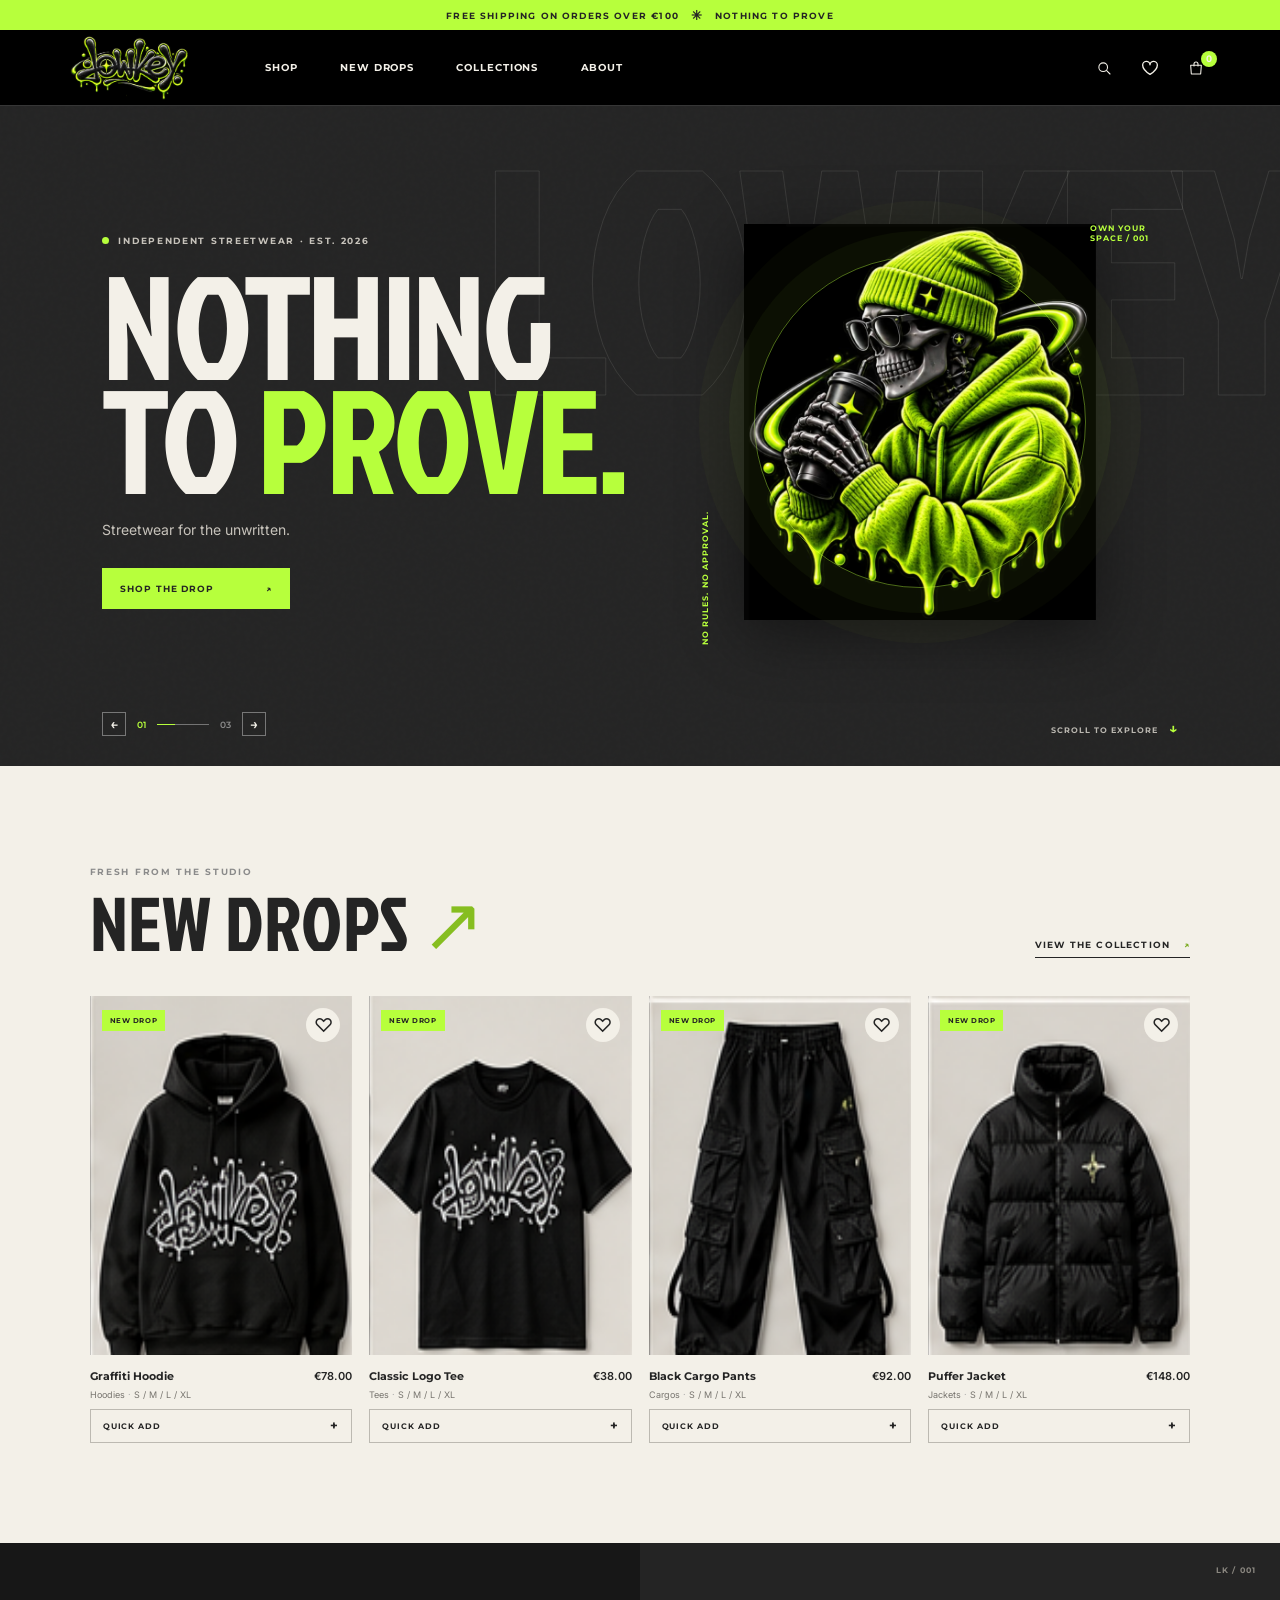
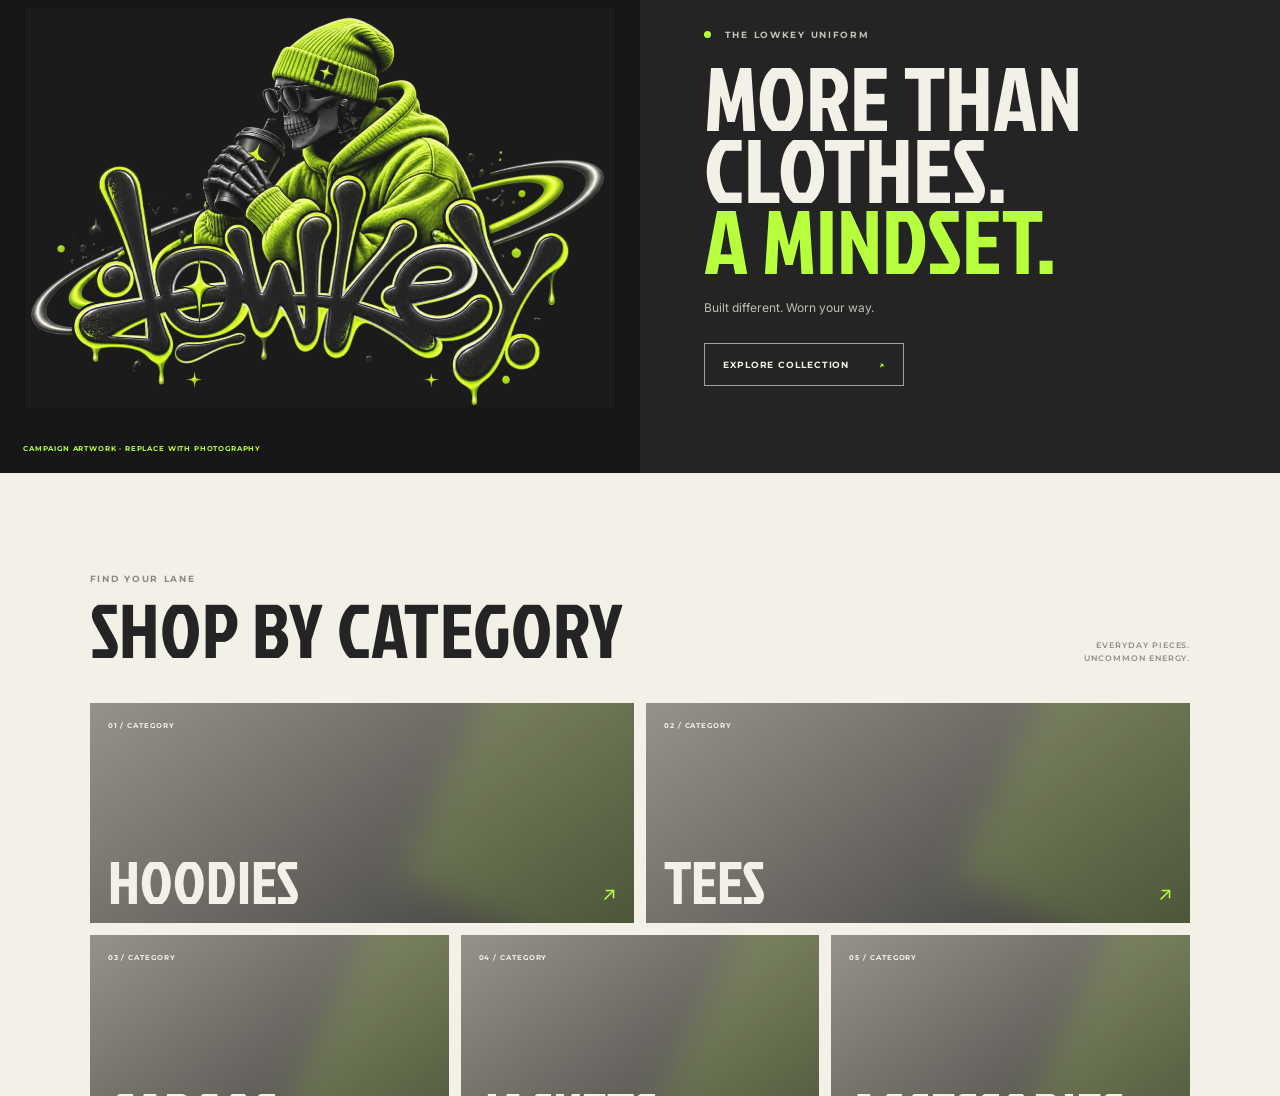
<file: index.html>
<!doctype html>
<html lang="en">
  <head>
    <meta charset="utf-8">
    <meta name="viewport" content="width=device-width, initial-scale=1">
    <meta http-equiv="refresh" content="0; url=traditional/">
    <title>LOWKEY — Nothing to prove</title>
    <link rel="canonical" href="traditional/">
  </head>
  <body>
    <p>Opening <a href="traditional/">LOWKEY Traditional</a>…</p>
  </body>
</html>
</file>
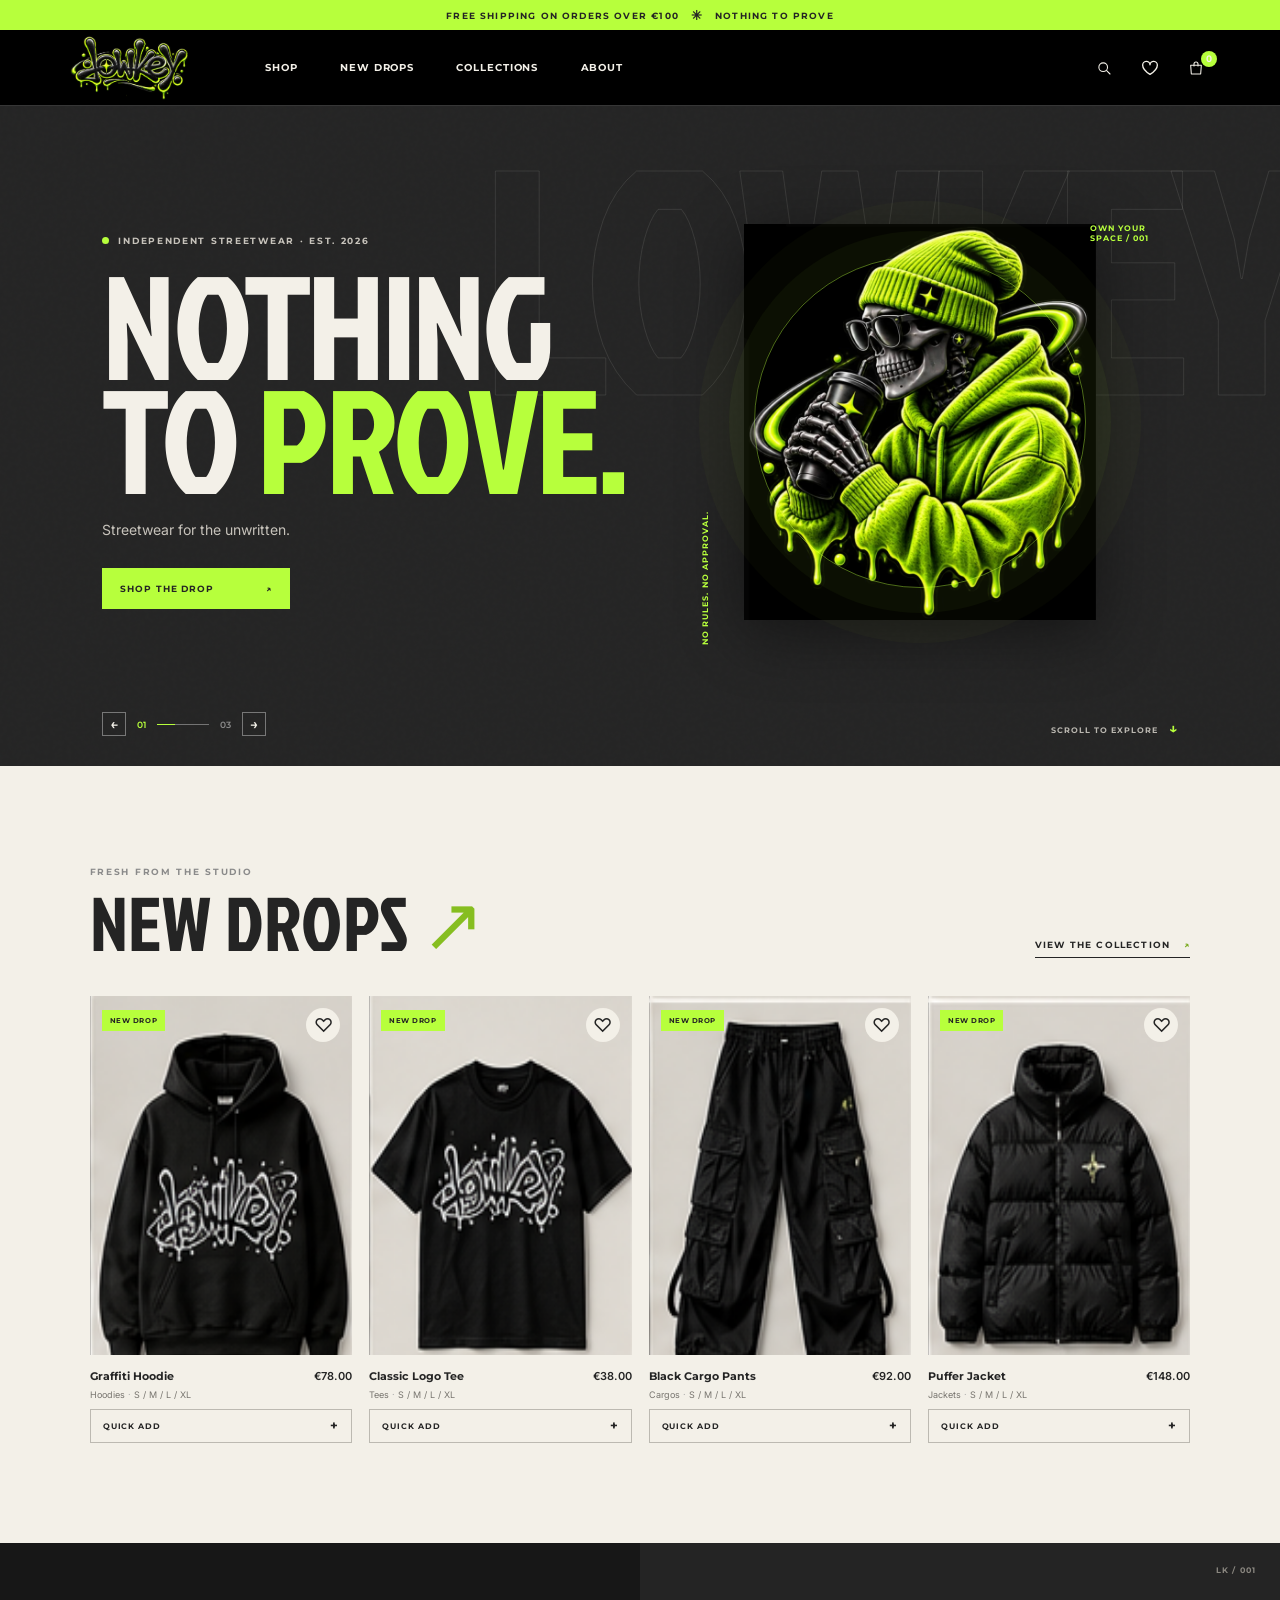
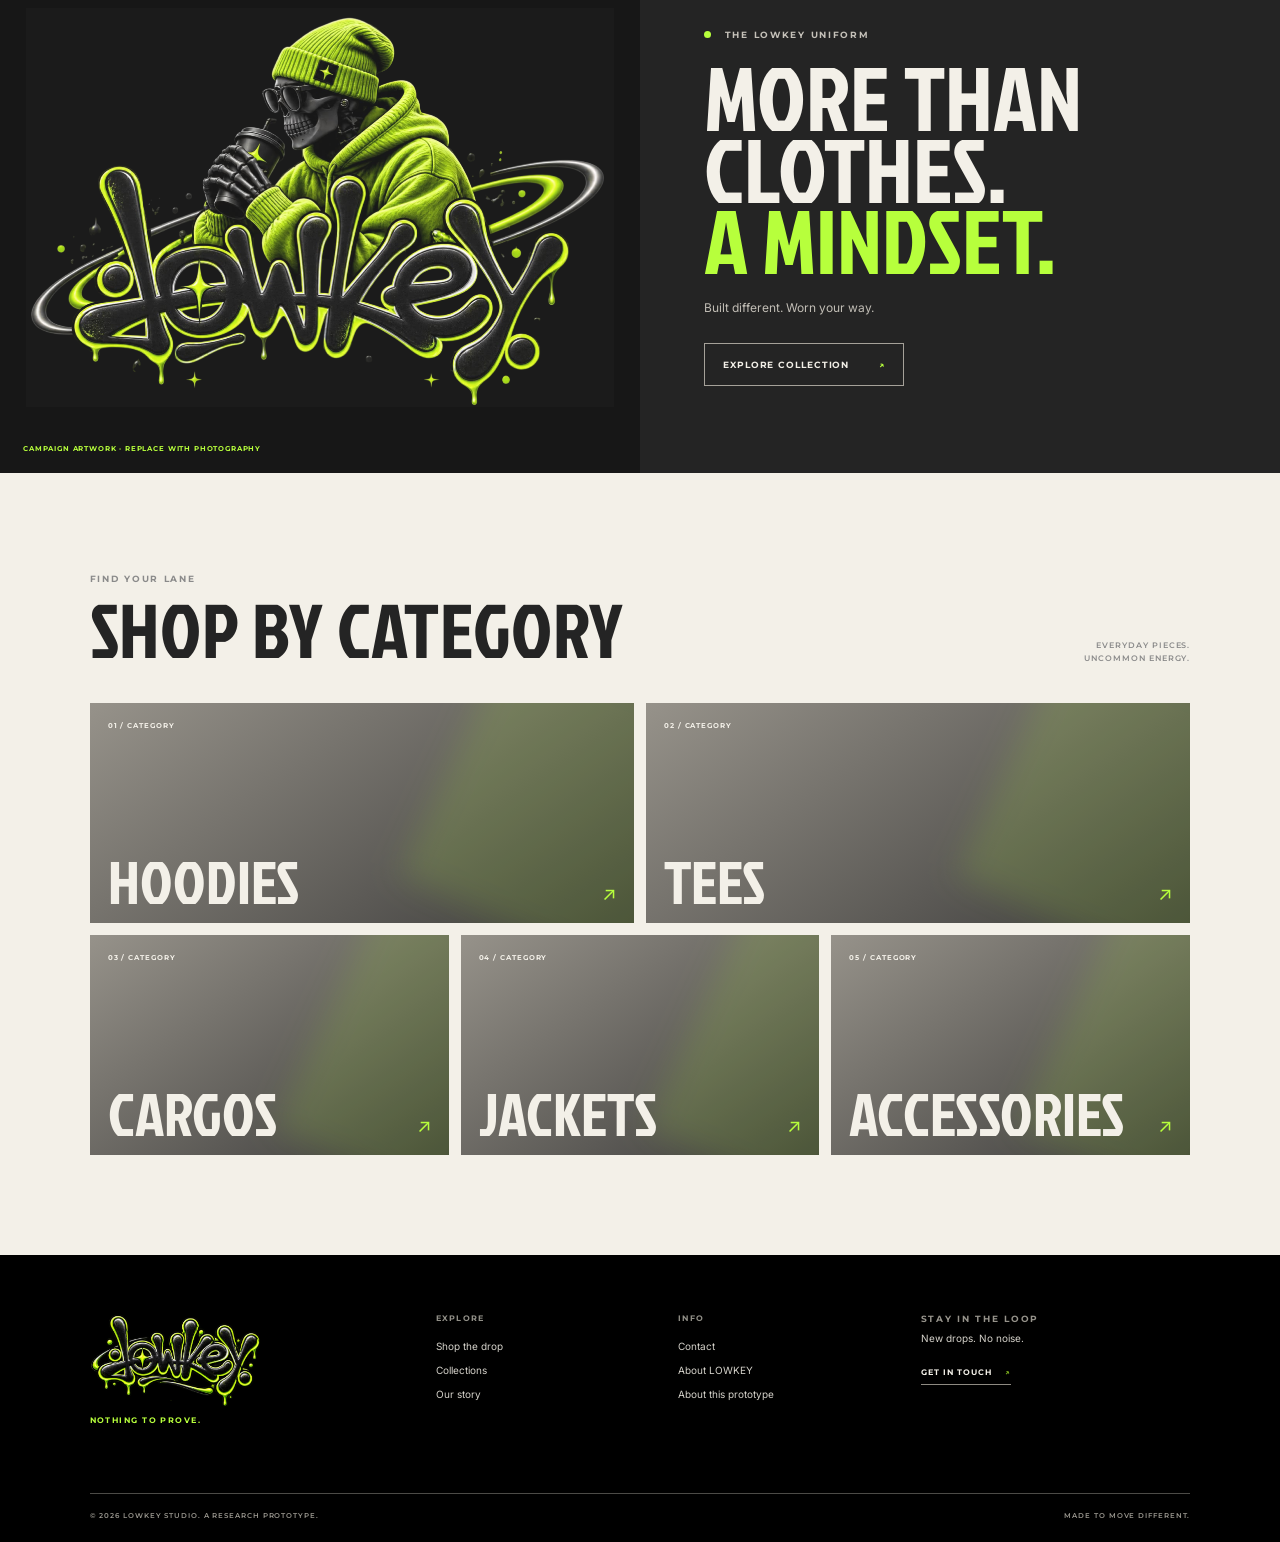
<file: traditional/index.html>
<!doctype html>
<html lang="en" data-prototype="traditional">
  <head>
    <meta charset="utf-8">
    <meta name="viewport" content="width=device-width, initial-scale=1">
    <meta name="theme-color" content="#242424">
    <meta name="description" content="LOWKEY — streetwear for the unwritten. Nothing to prove.">
    <title>LOWKEY — Nothing to prove</title>
    <link rel="preconnect" href="https://fonts.googleapis.com">
    <link rel="preconnect" href="https://fonts.gstatic.com" crossorigin>
    <link href="https://fonts.googleapis.com/css2?family=Inter:wght@400;500;600;700&family=Jockey+One&family=Montserrat:wght@400;500;600;700;800&display=swap" rel="stylesheet">
    <link rel="stylesheet" href="../shared/css/site.css">
    <script type="module" src="../shared/js/home.js"></script>
  </head>
  <body>
    <a class="skip-link" href="#main">Skip to content</a>
    <div class="announcement">FREE SHIPPING ON ORDERS OVER €100 <span aria-hidden="true">✳</span> NOTHING TO PROVE</div>
    <header class="site-header">
      <a class="brand" href="./" aria-label="LOWKEY home"><img src="../images/logos/Screenshot%202026-09-05%20at%2019.12.32.png" alt="LOWKEY"></a>
      <button class="menu-toggle" type="button" aria-expanded="false" aria-controls="primary-nav" aria-label="Open menu"><span></span><span></span></button>
      <nav id="primary-nav" class="primary-nav" aria-label="Main navigation">
        <a href="shop.html">Shop</a><a href="#drops">New drops</a><a href="#categories">Collections</a><a href="about.html">About</a>
      </nav>
      <div class="header-actions">
        <button class="icon-button search-toggle" aria-label="Search products" type="button"><svg viewBox="0 0 24 24" aria-hidden="true"><circle cx="10.8" cy="10.8" r="6.5"></circle><path d="m16 16 5 5"></path></svg></button>
        <a class="icon-button" href="shop.html?wishlist=1" aria-label="View saved products"><svg viewBox="0 0 24 24" aria-hidden="true"><path d="M20.8 8.7c0 5.4-8.8 11-8.8 11S3.2 14.1 3.2 8.7a4.4 4.4 0 0 1 8.8-.5 4.4 4.4 0 0 1 8.8.5Z"></path></svg></a>
        <button class="cart-link icon-button" type="button" aria-label="Shopping bag, 0 items" aria-controls="cart-panel"><svg viewBox="0 0 24 24" aria-hidden="true"><path d="M4 8h16l-1 13H5L4 8Z"></path><path d="M9 9V6a3 3 0 0 1 6 0v3"></path></svg><span class="cart-count" aria-live="polite">0</span></button>
      </div>
    </header>
    <main id="main">
      <section class="hero" aria-labelledby="hero-title">
        <div class="hero-grain" aria-hidden="true"></div>
        <div class="hero-copy">
          <p class="eyebrow"><span class="lime-dot"></span><span class="hero-eyebrow-text">INDEPENDENT STREETWEAR · EST. 2026</span></p>
          <h1 id="hero-title">NOTHING<br>TO <span>PROVE.</span></h1>
          <p class="hero-subtitle">Streetwear for the unwritten.</p>
          <a class="button button-lime hero-cta" href="shop.html">SHOP THE DROP <span aria-hidden="true">↗</span></a>
        </div>
        <div class="hero-art" aria-label="LOWKEY character artwork">
          <span class="art-note">OWN YOUR<br>SPACE / 001</span>
          <img class="hero-art-image" src="../images/logos/Screenshot%202026-09-05%20at%2019.12.55.png" alt="LOWKEY illustrated character wearing an acid lime hoodie">
          <span class="art-caption">NO RULES. NO APPROVAL.</span>
        </div>
        <div class="hero-index" role="group" aria-label="Campaign slide navigation">
          <button class="hero-prev" type="button" aria-label="Previous campaign">←</button>
          <span class="hero-current" aria-live="polite">01</span>
          <span class="index-line"><span class="index-progress"></span></span>
          <span>03</span>
          <button class="hero-next" type="button" aria-label="Next campaign">→</button>
        </div>
        <a class="scroll-cue" href="#drops">SCROLL TO EXPLORE <span aria-hidden="true">↓</span></a>
      </section>

      <section id="drops" class="drops section-pad" aria-labelledby="drops-title">
        <div class="section-heading">
          <div><p class="eyebrow">FRESH FROM THE STUDIO</p><h2 id="drops-title">NEW DROPS <span class="lime-text">↗</span></h2></div>
          <a class="text-link" href="shop.html">VIEW THE COLLECTION <span aria-hidden="true">↗</span></a>
        </div>
        <div id="product-grid" class="product-grid" aria-live="polite"></div>
      </section>

      <section id="campaign" class="campaign" aria-labelledby="campaign-title">
        <div class="campaign-image"><img src="../images/logos/Screenshot%202026-09-05%20at%2019.12.09.png" alt="LOWKEY illustrated character and graffiti brand artwork"><span class="image-label">CAMPAIGN ARTWORK · REPLACE WITH PHOTOGRAPHY</span></div>
        <div class="campaign-copy"><p class="eyebrow"><span class="lime-dot"></span> THE LOWKEY UNIFORM</p><h2 id="campaign-title">MORE THAN<br>CLOTHES.<br><span>A MINDSET.</span></h2><p>Built different. Worn your way.</p><a class="button button-outline" href="shop.html">EXPLORE COLLECTION <span aria-hidden="true">↗</span></a></div>
        <span class="campaign-mark" aria-hidden="true">LK / 001</span>
      </section>

      <section id="categories" class="categories section-pad" aria-labelledby="categories-title">
        <div class="section-heading"><div><p class="eyebrow">FIND YOUR LANE</p><h2 id="categories-title">SHOP BY CATEGORY</h2></div><span class="category-note">EVERYDAY PIECES.<br>UNCOMMON ENERGY.</span></div>
        <div class="category-grid">
          <a href="shop.html?category=Hoodies" class="category-tile tile-hoodies"><span class="tile-num">01 / CATEGORY</span><span class="tile-title">HOODIES</span><span class="tile-arrow">↗</span></a>
          <a href="shop.html?category=Tees" class="category-tile tile-tees"><span class="tile-num">02 / CATEGORY</span><span class="tile-title">TEES</span><span class="tile-arrow">↗</span></a>
          <a href="shop.html?category=Cargos" class="category-tile tile-cargos"><span class="tile-num">03 / CATEGORY</span><span class="tile-title">CARGOS</span><span class="tile-arrow">↗</span></a>
          <a href="shop.html?category=Jackets" class="category-tile tile-jackets"><span class="tile-num">04 / CATEGORY</span><span class="tile-title">JACKETS</span><span class="tile-arrow">↗</span></a>
          <a href="shop.html?category=Accessories" class="category-tile tile-accessories"><span class="tile-num">05 / CATEGORY</span><span class="tile-title">ACCESSORIES</span><span class="tile-arrow">↗</span></a>
        </div>
      </section>

    </main>
    <footer class="site-footer"><div class="footer-main"><div class="footer-brand"><img src="../images/logos/Screenshot%202026-09-05%20at%2019.12.32.png" alt="LOWKEY"><p>NOTHING TO PROVE.</p></div><div class="footer-column"><h2>EXPLORE</h2><a href="shop.html">Shop the drop</a><a href="#categories">Collections</a><a href="about.html">Our story</a></div><div class="footer-column"><h2>INFO</h2><a href="mailto:hello@lowkey.example">Contact</a><a href="about.html">About LOWKEY</a><a href="about.html#prototype-note">About this prototype</a></div><div class="footer-news"><p class="eyebrow">STAY IN THE LOOP</p><p>New drops. No noise.</p><a class="text-link" href="mailto:hello@lowkey.example">GET IN TOUCH <span aria-hidden="true">↗</span></a></div></div><div class="footer-bottom"><span>© 2026 LOWKEY STUDIO. A RESEARCH PROTOTYPE.</span><span>MADE TO MOVE DIFFERENT.</span></div></footer>
    <div class="toast" role="status" aria-live="polite"></div>
    <aside id="cart-panel" class="cart-panel" aria-label="Shopping bag" aria-hidden="true"><div class="cart-panel-head"><h2>YOUR BAG <span class="cart-count">0</span></h2><button class="cart-close" aria-label="Close bag" type="button">×</button></div><div class="cart-items"></div><p class="cart-empty">Your bag is empty.<br>Find something that feels like you.</p><a class="button button-lime cart-continue" href="#drops">KEEP EXPLORING ↗</a><a class="cart-view" href="cart.html">VIEW FULL BAG ↗</a></aside><div class="cart-scrim"></div>
    <div class="search-panel" aria-hidden="true"><label for="site-search">SEARCH THE DROP</label><div class="search-field"><input id="site-search" type="search" placeholder="Try hoodie, tee, cap…"><button type="button" class="search-close" aria-label="Close search">×</button></div><div class="search-results"></div></div><div class="search-scrim"></div>
    <div class="announcement-note" aria-hidden="true">MOCK STORE · NO REAL ORDERS OR PAYMENTS</div>
  </body>
</html>
</file>
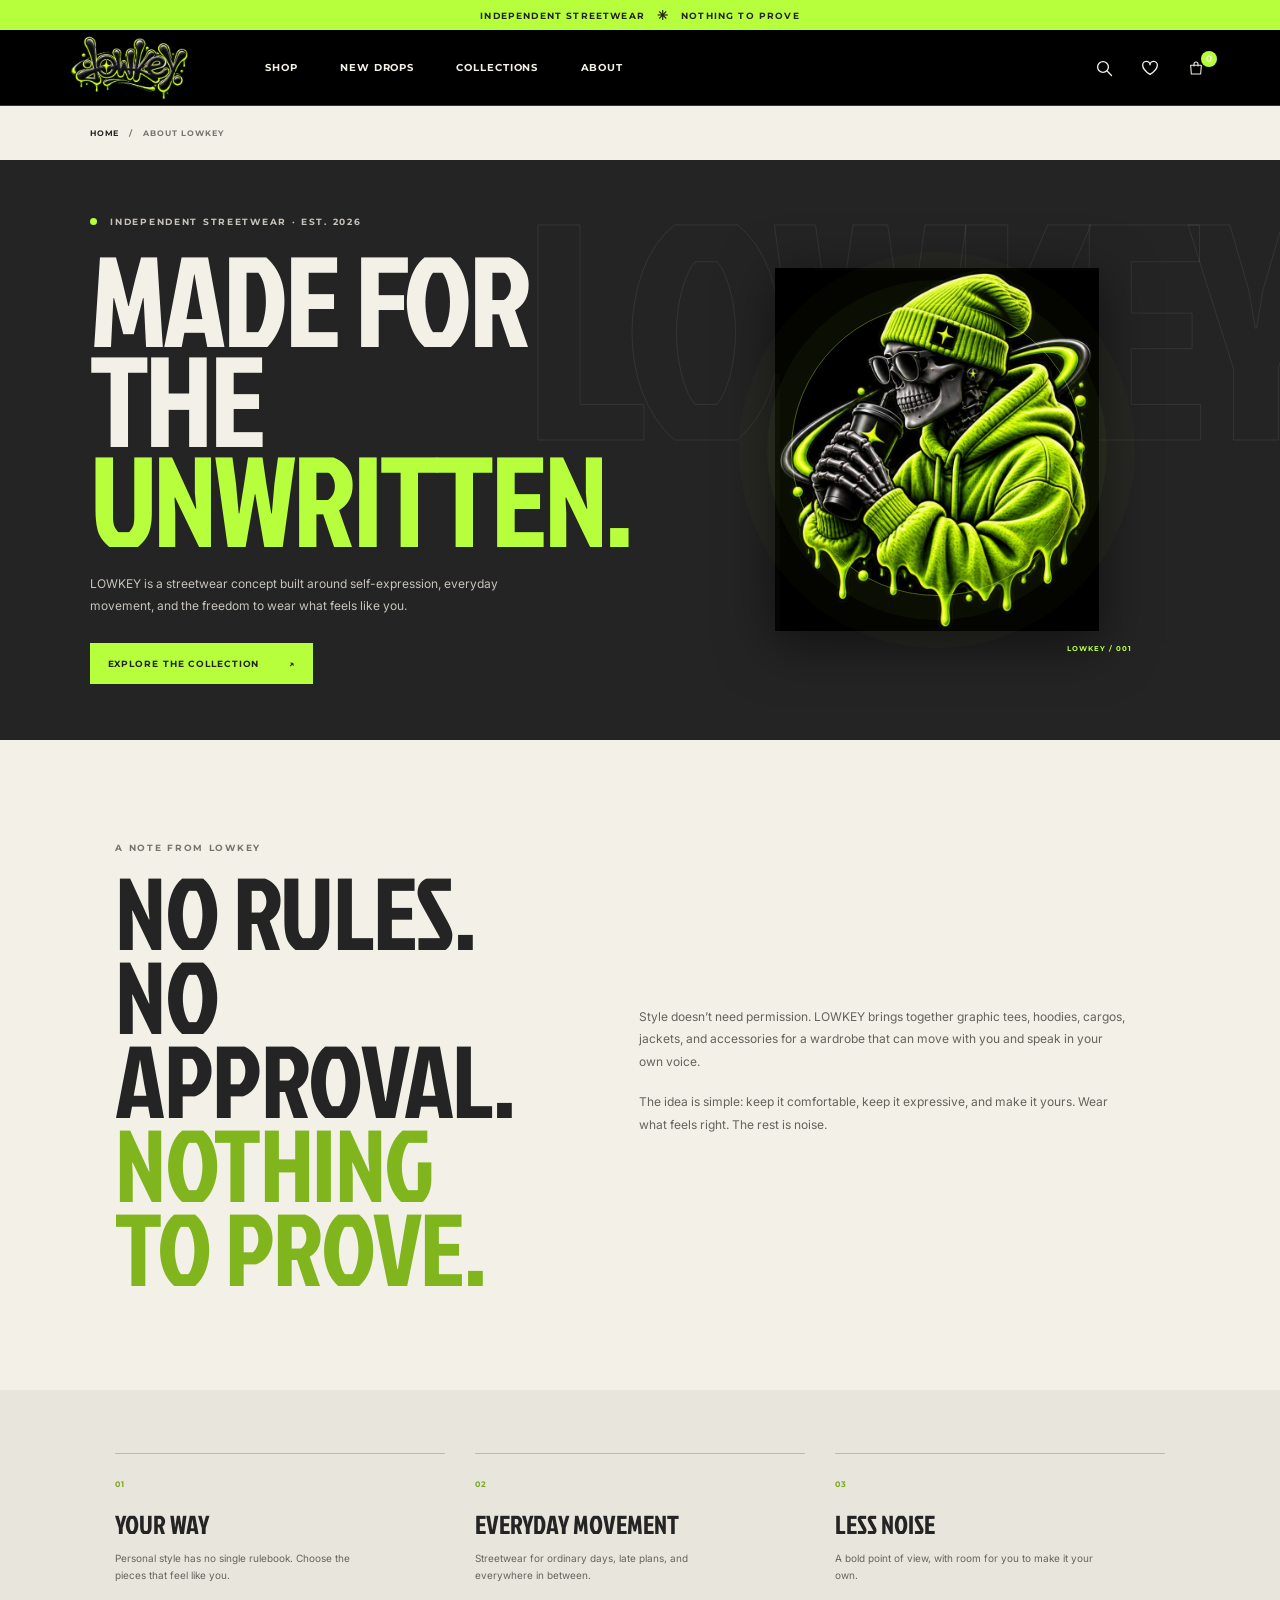
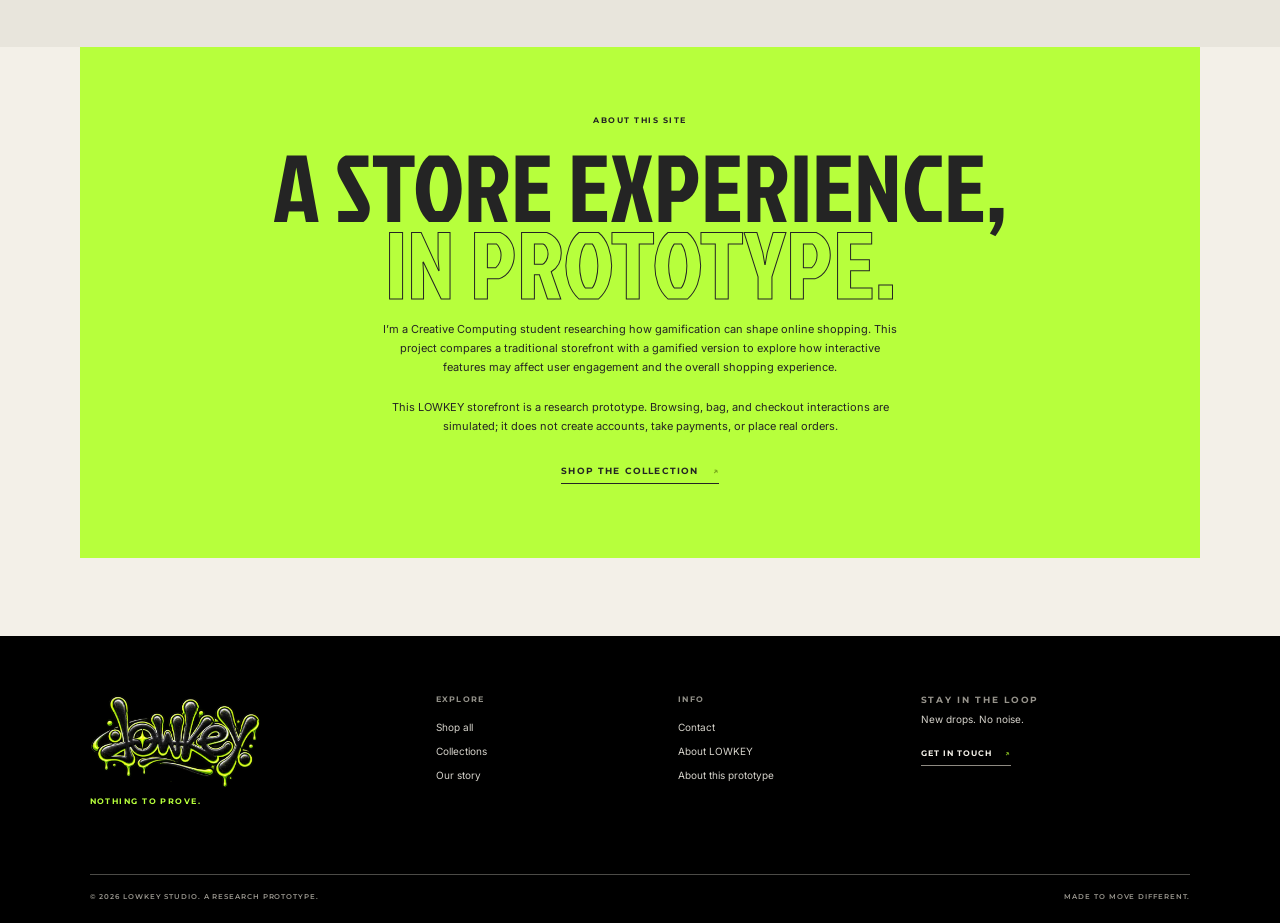
<file: traditional/about.html>
<!doctype html>
<html lang="en" data-prototype="traditional">
  <head>
    <meta charset="utf-8">
    <meta name="viewport" content="width=device-width, initial-scale=1">
    <meta name="theme-color" content="#242424">
    <meta name="description" content="Meet LOWKEY: independent streetwear for everyday movement and self-expression.">
    <title>About LOWKEY — Streetwear for the Unwritten</title>
    <link rel="preconnect" href="https://fonts.googleapis.com">
    <link rel="preconnect" href="https://fonts.gstatic.com" crossorigin>
    <link href="https://fonts.googleapis.com/css2?family=Inter:wght@400;500;600;700&family=Jockey+One&family=Montserrat:wght@400;500;600;700;800&display=swap" rel="stylesheet">
    <link rel="stylesheet" href="../shared/css/site.css">
    <link rel="stylesheet" href="../shared/css/about.css">
    <script type="module" src="../shared/js/about.js"></script>
  </head>
  <body>
    <a class="skip-link" href="#main">Skip to content</a>
    <div class="announcement">INDEPENDENT STREETWEAR <span aria-hidden="true">✳</span> NOTHING TO PROVE</div>
    <header class="site-header">
      <a class="brand" href="./" aria-label="LOWKEY home"><img src="../images/logos/Screenshot%202026-09-05%20at%2019.12.32.png" alt="LOWKEY"></a>
      <button class="menu-toggle" type="button" aria-expanded="false" aria-controls="primary-nav" aria-label="Open menu"><span></span><span></span></button>
      <nav id="primary-nav" class="primary-nav" aria-label="Main navigation"><a href="shop.html">Shop</a><a href="index.html#drops">New drops</a><a href="index.html#categories">Collections</a><a href="about.html" aria-current="page">About</a></nav>
      <div class="header-actions">
        <a class="icon-button" href="shop.html" aria-label="Search products"><svg viewBox="0 0 24 24" aria-hidden="true"><circle cx="10.8" cy="10.8" r="6.5"></circle><path d="m16 16 5 5"></path></svg></a>
        <a class="icon-button" href="shop.html?wishlist=1" aria-label="View saved products"><svg viewBox="0 0 24 24" aria-hidden="true"><path d="M20.8 8.7c0 5.4-8.8 11-8.8 11S3.2 14.1 3.2 8.7a4.4 4.4 0 0 1 8.8-.5 4.4 4.4 0 0 1 8.8.5Z"></path></svg></a>
        <button class="cart-link icon-button" type="button" aria-label="Shopping bag, 0 items" aria-controls="cart-panel"><svg viewBox="0 0 24 24" aria-hidden="true"><path d="M4 8h16l-1 13H5L4 8Z"></path><path d="M9 9V6a3 3 0 0 1 6 0v3"></path></svg><span class="cart-count" aria-live="polite">0</span></button>
      </div>
    </header>

    <main id="main" class="about-page">
      <nav class="about-breadcrumbs" aria-label="Breadcrumb"><a href="./">HOME</a><span aria-hidden="true">/</span><span>ABOUT LOWKEY</span></nav>
      <section class="about-hero" aria-labelledby="about-title">
        <div class="about-hero-copy"><p class="eyebrow"><span class="lime-dot"></span> INDEPENDENT STREETWEAR · EST. 2026</p><h1 id="about-title">MADE FOR<br>THE <span>UNWRITTEN.</span></h1><p>LOWKEY is a streetwear concept built around self-expression, everyday movement, and the freedom to wear what feels like you.</p><a class="button button-lime" href="shop.html">EXPLORE THE COLLECTION <span aria-hidden="true">↗</span></a></div>
        <div class="about-hero-art"><img src="../images/logos/Screenshot%202026-09-05%20at%2019.12.55.png" alt="LOWKEY illustrated character in an acid lime hoodie"><span>LOWKEY / 001</span></div>
      </section>
      <section class="about-story" aria-labelledby="story-title"><p class="eyebrow">A NOTE FROM LOWKEY</p><h2 id="story-title">NO RULES.<br>NO APPROVAL.<br><span>NOTHING TO PROVE.</span></h2><div class="about-story-copy"><p>Style doesn’t need permission. LOWKEY brings together graphic tees, hoodies, cargos, jackets, and accessories for a wardrobe that can move with you and speak in your own voice.</p><p>The idea is simple: keep it comfortable, keep it expressive, and make it yours. Wear what feels right. The rest is noise.</p></div></section>
      <section class="about-principles" aria-label="LOWKEY principles"><article><span>01</span><h2>YOUR WAY</h2><p>Personal style has no single rulebook. Choose the pieces that feel like you.</p></article><article><span>02</span><h2>EVERYDAY MOVEMENT</h2><p>Streetwear for ordinary days, late plans, and everywhere in between.</p></article><article><span>03</span><h2>LESS NOISE</h2><p>A bold point of view, with room for you to make it your own.</p></article></section>
      <section id="prototype-note" class="about-prototype"><p class="eyebrow">ABOUT THIS SITE</p><h2>A STORE EXPERIENCE,<br><span>IN PROTOTYPE.</span></h2><p>I’m a Creative Computing student researching how gamification can shape online shopping. This project compares a traditional storefront with a gamified version to explore how interactive features may affect user engagement and the overall shopping experience.</p><p>This LOWKEY storefront is a research prototype. Browsing, bag, and checkout interactions are simulated; it does not create accounts, take payments, or place real orders.</p><a class="text-link" href="shop.html">SHOP THE COLLECTION <span aria-hidden="true">↗</span></a></section>
    </main>

    <footer class="site-footer"><div class="footer-main"><div class="footer-brand"><img src="../images/logos/Screenshot%202026-09-05%20at%2019.12.32.png" alt="LOWKEY"><p>NOTHING TO PROVE.</p></div><div class="footer-column"><h2>EXPLORE</h2><a href="shop.html">Shop all</a><a href="index.html#categories">Collections</a><a href="about.html">Our story</a></div><div class="footer-column"><h2>INFO</h2><a href="mailto:hello@lowkey.example">Contact</a><a href="about.html">About LOWKEY</a><a href="about.html#prototype-note">About this prototype</a></div><div class="footer-news"><p class="eyebrow">STAY IN THE LOOP</p><p>New drops. No noise.</p><a class="text-link" href="mailto:hello@lowkey.example">GET IN TOUCH <span aria-hidden="true">↗</span></a></div></div><div class="footer-bottom"><span>© 2026 LOWKEY STUDIO. A RESEARCH PROTOTYPE.</span><span>MADE TO MOVE DIFFERENT.</span></div></footer>
    <div class="toast" role="status" aria-live="polite"></div>
    <aside id="cart-panel" class="cart-panel" aria-label="Shopping bag" aria-hidden="true"><div class="cart-panel-head"><h2>YOUR BAG <span class="cart-count">0</span></h2><button class="cart-close" aria-label="Close bag" type="button">×</button></div><div class="cart-items"></div><p class="cart-empty">Your bag is empty.<br>Find something that feels like you.</p><a class="button button-lime cart-continue" href="shop.html">KEEP EXPLORING ↗</a><a class="cart-view" href="cart.html">VIEW FULL BAG ↗</a></aside><div class="cart-scrim"></div>
  </body>
</html>
</file>
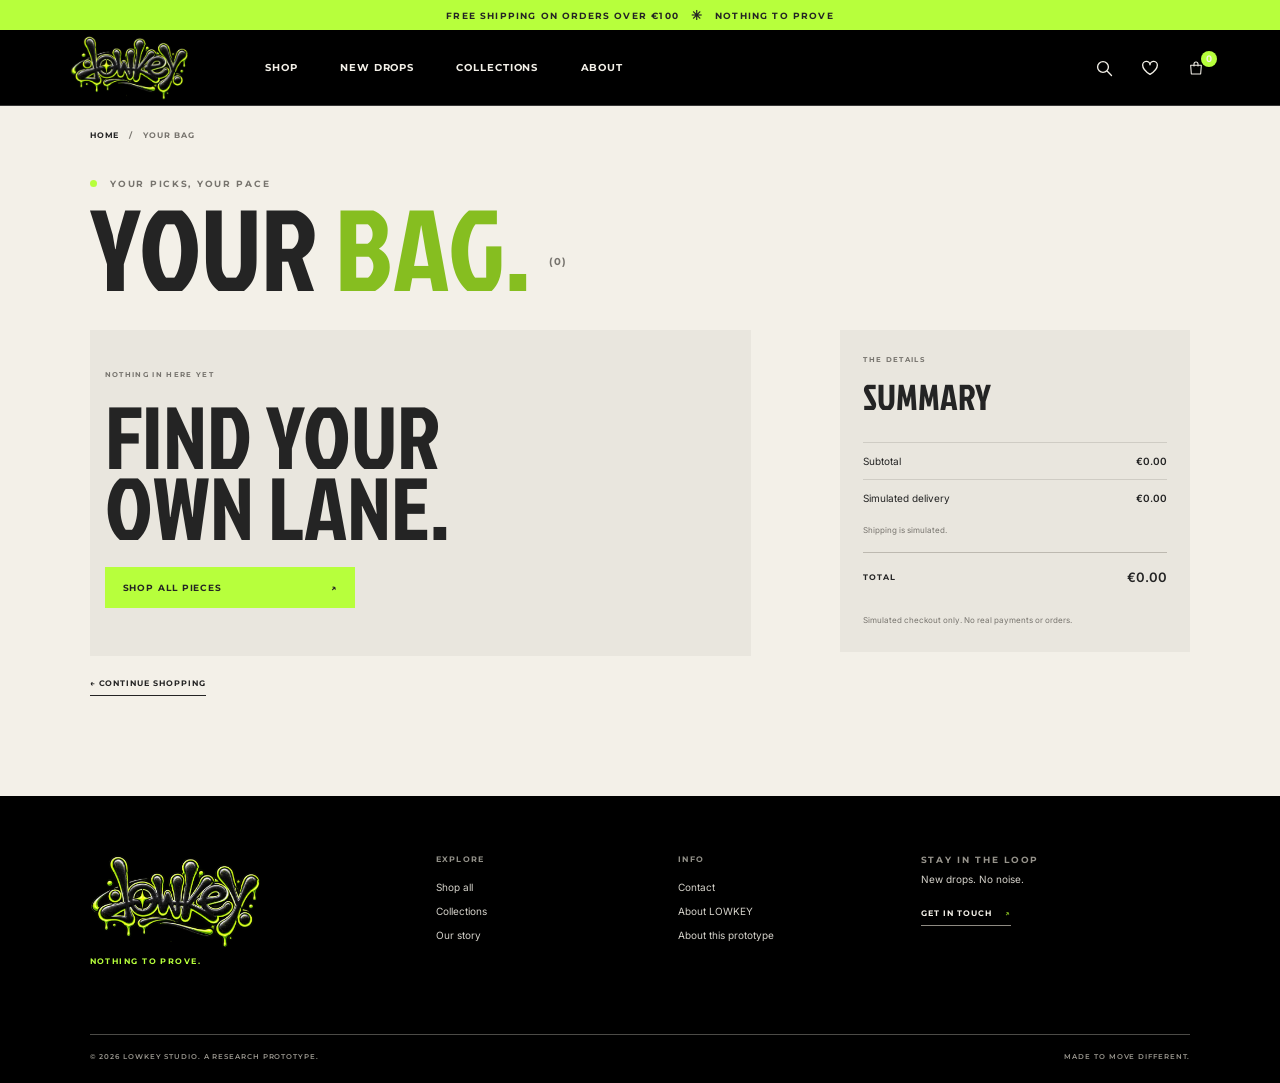
<file: traditional/cart.html>
<!doctype html>
<html lang="en" data-prototype="traditional">
  <head>
    <meta charset="utf-8">
    <meta name="viewport" content="width=device-width, initial-scale=1">
    <meta name="theme-color" content="#242424">
    <meta name="description" content="Review and update your LOWKEY shopping bag.">
    <title>Your Bag — LOWKEY</title>
    <link rel="preconnect" href="https://fonts.googleapis.com">
    <link rel="preconnect" href="https://fonts.gstatic.com" crossorigin>
    <link href="https://fonts.googleapis.com/css2?family=Inter:wght@400;500;600;700&family=Jockey+One&family=Montserrat:wght@400;500;600;700;800&display=swap" rel="stylesheet">
    <link rel="stylesheet" href="../shared/css/site.css">
    <link rel="stylesheet" href="../shared/css/cart.css">
    <script type="module" src="../shared/js/cart.js"></script>
  </head>
  <body>
    <a class="skip-link" href="#main">Skip to content</a>
    <div class="announcement">FREE SHIPPING ON ORDERS OVER €100 <span aria-hidden="true">✳</span> NOTHING TO PROVE</div>
    <header class="site-header">
      <a class="brand" href="./" aria-label="LOWKEY home"><img src="../images/logos/Screenshot%202026-09-05%20at%2019.12.32.png" alt="LOWKEY"></a>
      <button class="menu-toggle" type="button" aria-expanded="false" aria-controls="primary-nav" aria-label="Open menu"><span></span><span></span></button>
      <nav id="primary-nav" class="primary-nav" aria-label="Main navigation">
        <a href="shop.html" aria-current="page">Shop</a><a href="index.html#drops">New drops</a><a href="index.html#categories">Collections</a><a href="about.html">About</a>
      </nav>
      <div class="header-actions">
        <a class="icon-button" href="shop.html" aria-label="Search products"><svg viewBox="0 0 24 24" aria-hidden="true"><circle cx="10.8" cy="10.8" r="6.5"></circle><path d="m16 16 5 5"></path></svg></a>
        <a class="icon-button" href="shop.html?wishlist=1" aria-label="View saved products"><svg viewBox="0 0 24 24" aria-hidden="true"><path d="M20.8 8.7c0 5.4-8.8 11-8.8 11S3.2 14.1 3.2 8.7a4.4 4.4 0 0 1 8.8-.5 4.4 4.4 0 0 1 8.8.5Z"></path></svg></a>
        <button class="cart-link icon-button" type="button" aria-label="Shopping bag, 0 items" aria-controls="cart-panel"><svg viewBox="0 0 24 24" aria-hidden="true"><path d="M4 8h16l-1 13H5L4 8Z"></path><path d="M9 9V6a3 3 0 0 1 6 0v3"></path></svg><span class="cart-count" aria-live="polite">0</span></button>
      </div>
    </header>

    <main id="main" class="cart-page">
      <nav class="breadcrumbs" aria-label="Breadcrumb"><a href="./">HOME</a><span aria-hidden="true">/</span><span>YOUR BAG</span></nav>
      <section class="cart-heading"><p class="eyebrow"><span class="lime-dot"></span> YOUR PICKS, YOUR PACE</p><h1>YOUR <span>BAG.</span> <small id="cart-heading-count">(0)</small></h1></section>
      <div class="cart-layout">
        <section class="bag-section" aria-labelledby="bag-items-title">
          <h2 id="bag-items-title" class="visually-hidden">Items in your bag</h2>
          <div id="bag-items" class="bag-items"></div>
          <div id="empty-bag" class="empty-bag" hidden><p class="eyebrow">NOTHING IN HERE YET</p><h2>FIND YOUR<br>OWN LANE.</h2><a class="button button-lime" href="shop.html">SHOP ALL PIECES <span aria-hidden="true">↗</span></a></div>
          <a class="continue-shopping" href="shop.html">← CONTINUE SHOPPING</a>
        </section>
        <aside class="order-summary" aria-labelledby="summary-title">
          <p class="eyebrow">THE DETAILS</p><h2 id="summary-title">SUMMARY</h2>
          <div class="summary-row"><span>Subtotal</span><strong id="cart-subtotal">€0.00</strong></div>
          <div class="summary-row"><span>Simulated delivery</span><strong id="cart-shipping">€0.00</strong></div>
          <p id="shipping-note" class="shipping-note">Shipping is simulated.</p>
          <div class="summary-total"><span>TOTAL</span><strong id="cart-total">€0.00</strong></div>
          <a id="checkout-link" class="button button-lime checkout-button" href="checkout.html">GO TO CHECKOUT <span aria-hidden="true">↗</span></a>
          <p class="prototype-note">Simulated checkout only. No real payments or orders.</p>
        </aside>
      </div>
    </main>

    <footer class="site-footer"><div class="footer-main"><div class="footer-brand"><img src="../images/logos/Screenshot%202026-09-05%20at%2019.12.32.png" alt="LOWKEY"><p>NOTHING TO PROVE.</p></div><div class="footer-column"><h2>EXPLORE</h2><a href="shop.html">Shop all</a><a href="index.html#categories">Collections</a><a href="about.html">Our story</a></div><div class="footer-column"><h2>INFO</h2><a href="mailto:hello@lowkey.example">Contact</a><a href="about.html">About LOWKEY</a><a href="about.html#prototype-note">About this prototype</a></div><div class="footer-news"><p class="eyebrow">STAY IN THE LOOP</p><p>New drops. No noise.</p><a class="text-link" href="mailto:hello@lowkey.example">GET IN TOUCH <span aria-hidden="true">↗</span></a></div></div><div class="footer-bottom"><span>© 2026 LOWKEY STUDIO. A RESEARCH PROTOTYPE.</span><span>MADE TO MOVE DIFFERENT.</span></div></footer>
    <div class="toast" role="status" aria-live="polite"></div>
    <aside id="cart-panel" class="cart-panel" aria-label="Shopping bag" aria-hidden="true"><div class="cart-panel-head"><h2>YOUR BAG <span class="cart-count">0</span></h2><button class="cart-close" aria-label="Close bag" type="button">×</button></div><div class="cart-items"></div><p class="cart-empty">Your bag is empty.<br>Find something that feels like you.</p><a class="button button-lime cart-continue" href="shop.html">KEEP EXPLORING ↗</a></aside><div class="cart-scrim"></div>
  </body>
</html>
</file>
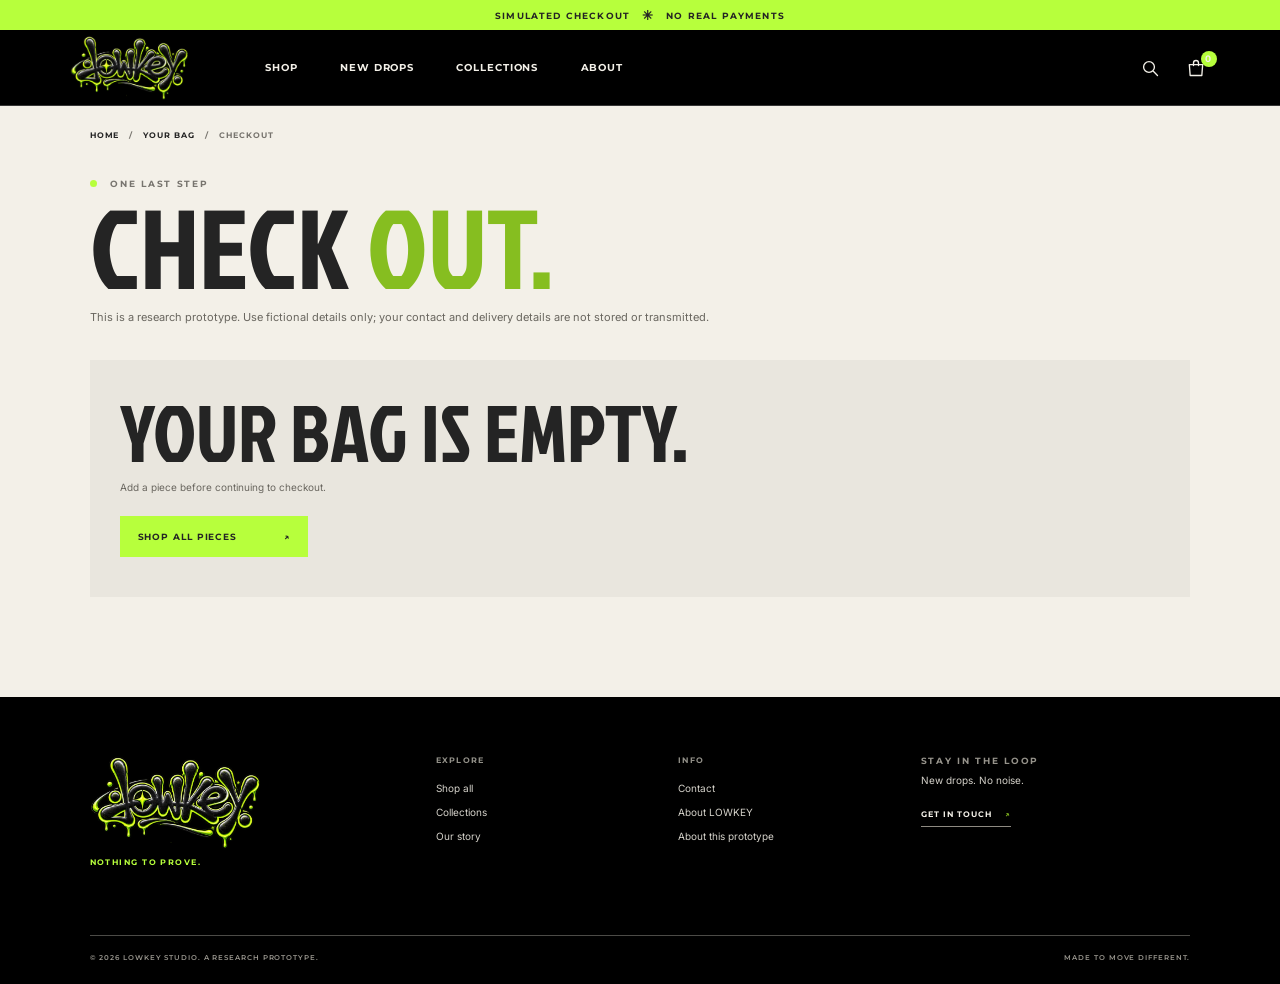
<file: traditional/checkout.html>
<!doctype html>
<html lang="en" data-prototype="traditional">
  <head>
    <meta charset="utf-8">
    <meta name="viewport" content="width=device-width, initial-scale=1">
    <meta name="theme-color" content="#242424">
    <meta name="description" content="Complete the simulated LOWKEY checkout.">
    <title>Checkout — LOWKEY</title>
    <link rel="preconnect" href="https://fonts.googleapis.com">
    <link rel="preconnect" href="https://fonts.gstatic.com" crossorigin>
    <link href="https://fonts.googleapis.com/css2?family=Inter:wght@400;500;600;700&family=Jockey+One&family=Montserrat:wght@400;500;600;700;800&display=swap" rel="stylesheet">
    <link rel="stylesheet" href="../shared/css/site.css">
    <link rel="stylesheet" href="../shared/css/checkout.css">
    <script type="module" src="../shared/js/checkout.js"></script>
  </head>
  <body>
    <a class="skip-link" href="#main">Skip to content</a>
    <div class="announcement">SIMULATED CHECKOUT <span aria-hidden="true">✳</span> NO REAL PAYMENTS</div>
    <header class="site-header">
      <a class="brand" href="./" aria-label="LOWKEY home"><img src="../images/logos/Screenshot%202026-09-05%20at%2019.12.32.png" alt="LOWKEY"></a>
      <button class="menu-toggle" type="button" aria-expanded="false" aria-controls="primary-nav" aria-label="Open menu"><span></span><span></span></button>
      <nav id="primary-nav" class="primary-nav" aria-label="Main navigation"><a href="shop.html">Shop</a><a href="index.html#drops">New drops</a><a href="index.html#categories">Collections</a><a href="about.html">About</a></nav>
      <div class="header-actions">
        <a class="icon-button" href="shop.html" aria-label="Search products"><svg viewBox="0 0 24 24" aria-hidden="true"><circle cx="10.8" cy="10.8" r="6.5"></circle><path d="m16 16 5 5"></path></svg></a>
        <a class="icon-button cart-page-link" href="cart.html" aria-label="Shopping bag"><svg viewBox="0 0 24 24" aria-hidden="true"><path d="M4 8h16l-1 13H5L4 8Z"></path><path d="M9 9V6a3 3 0 0 1 6 0v3"></path></svg><span class="cart-count" aria-live="polite">0</span></a>
      </div>
    </header>

    <main id="main" class="checkout-page">
      <nav class="breadcrumbs" aria-label="Breadcrumb"><a href="./">HOME</a><span aria-hidden="true">/</span><a href="cart.html">YOUR BAG</a><span aria-hidden="true">/</span><span>CHECKOUT</span></nav>
      <section class="checkout-heading"><p class="eyebrow"><span class="lime-dot"></span> ONE LAST STEP</p><h1>CHECK <span>OUT.</span></h1><p>This is a research prototype. Use fictional details only; your contact and delivery details are not stored or transmitted.</p></section>
      <div id="checkout-empty" class="empty-checkout" hidden><h2>YOUR BAG IS EMPTY.</h2><p>Add a piece before continuing to checkout.</p><a class="button button-lime" href="shop.html">SHOP ALL PIECES <span aria-hidden="true">↗</span></a></div>
      <div id="checkout-layout" class="checkout-layout">
        <form id="checkout-form" class="checkout-form" autocomplete="off" novalidate>
          <fieldset class="checkout-fieldset">
            <legend><span>01</span> DELIVERY DETAILS</legend>
            <p class="fieldset-note">Enter made-up information for this demonstration.</p>
            <div class="form-grid">
              <label>First name<input name="firstName" type="text" autocomplete="off" required placeholder="Example"></label>
              <label>Last name<input name="lastName" type="text" autocomplete="off" required placeholder="Customer"></label>
              <label class="form-span">Email address<input name="email" type="email" autocomplete="off" required placeholder="example@email.test"></label>
              <label class="form-span">Delivery address<input name="address" type="text" autocomplete="off" required placeholder="123 Example Street"></label>
              <label>City<input name="city" type="text" autocomplete="off" required placeholder="Valletta"></label>
              <label>Postcode<input name="postcode" type="text" autocomplete="off" required placeholder="VLT 0000"></label>
              <label class="form-span">Country<select name="country" required><option value="">Select country</option><option>Malta</option><option>Italy</option><option>France</option><option>Germany</option><option>Ireland</option><option>United Kingdom</option><option>Other</option></select></label>
            </div>
          </fieldset>
          <fieldset class="checkout-fieldset payment-fieldset">
            <legend><span>02</span> PAYMENT METHOD</legend>
            <p class="fieldset-note">Choose a simulation. No card number or payment details are requested.</p>
            <label class="payment-choice"><input type="radio" name="payment" value="simulated-card" required><span><strong>Simulated card</strong><small>Selection only. No payment is processed.</small></span></label>
            <label class="payment-choice"><input type="radio" name="payment" value="pay-on-delivery"><span><strong>Pay on delivery</strong><small>Shown for prototype comparison only.</small></span></label>
          </fieldset>
          <p id="checkout-error" class="checkout-error" role="alert"></p>
          <button class="button button-lime place-order" type="submit">PLACE SIMULATED ORDER <span aria-hidden="true">↗</span></button>
          <p class="checkout-privacy">No real order is placed. Your contact and delivery details are used only to demonstrate the page and are not stored or transmitted.</p>
        </form>
        <aside class="checkout-summary" aria-labelledby="checkout-summary-title">
          <p class="eyebrow">REVIEW YOUR PICKS</p><h2 id="checkout-summary-title">YOUR ORDER</h2>
          <div id="checkout-items" class="checkout-items"></div>
          <div class="summary-row"><span>Subtotal</span><strong id="checkout-subtotal">€0.00</strong></div>
          <div class="summary-row"><span>Simulated delivery</span><strong id="checkout-shipping">€0.00</strong></div>
          <div class="summary-total"><span>TOTAL</span><strong id="checkout-total">€0.00</strong></div>
          <a class="edit-bag" href="cart.html">← EDIT YOUR BAG</a>
        </aside>
      </div>
    </main>

    <footer class="site-footer"><div class="footer-main"><div class="footer-brand"><img src="../images/logos/Screenshot%202026-09-05%20at%2019.12.32.png" alt="LOWKEY"><p>NOTHING TO PROVE.</p></div><div class="footer-column"><h2>EXPLORE</h2><a href="shop.html">Shop all</a><a href="index.html#categories">Collections</a><a href="about.html">Our story</a></div><div class="footer-column"><h2>INFO</h2><a href="mailto:hello@lowkey.example">Contact</a><a href="about.html">About LOWKEY</a><a href="about.html#prototype-note">About this prototype</a></div><div class="footer-news"><p class="eyebrow">STAY IN THE LOOP</p><p>New drops. No noise.</p><a class="text-link" href="mailto:hello@lowkey.example">GET IN TOUCH <span aria-hidden="true">↗</span></a></div></div><div class="footer-bottom"><span>© 2026 LOWKEY STUDIO. A RESEARCH PROTOTYPE.</span><span>MADE TO MOVE DIFFERENT.</span></div></footer>
    <div class="toast" role="status" aria-live="polite"></div>
  </body>
</html>
</file>
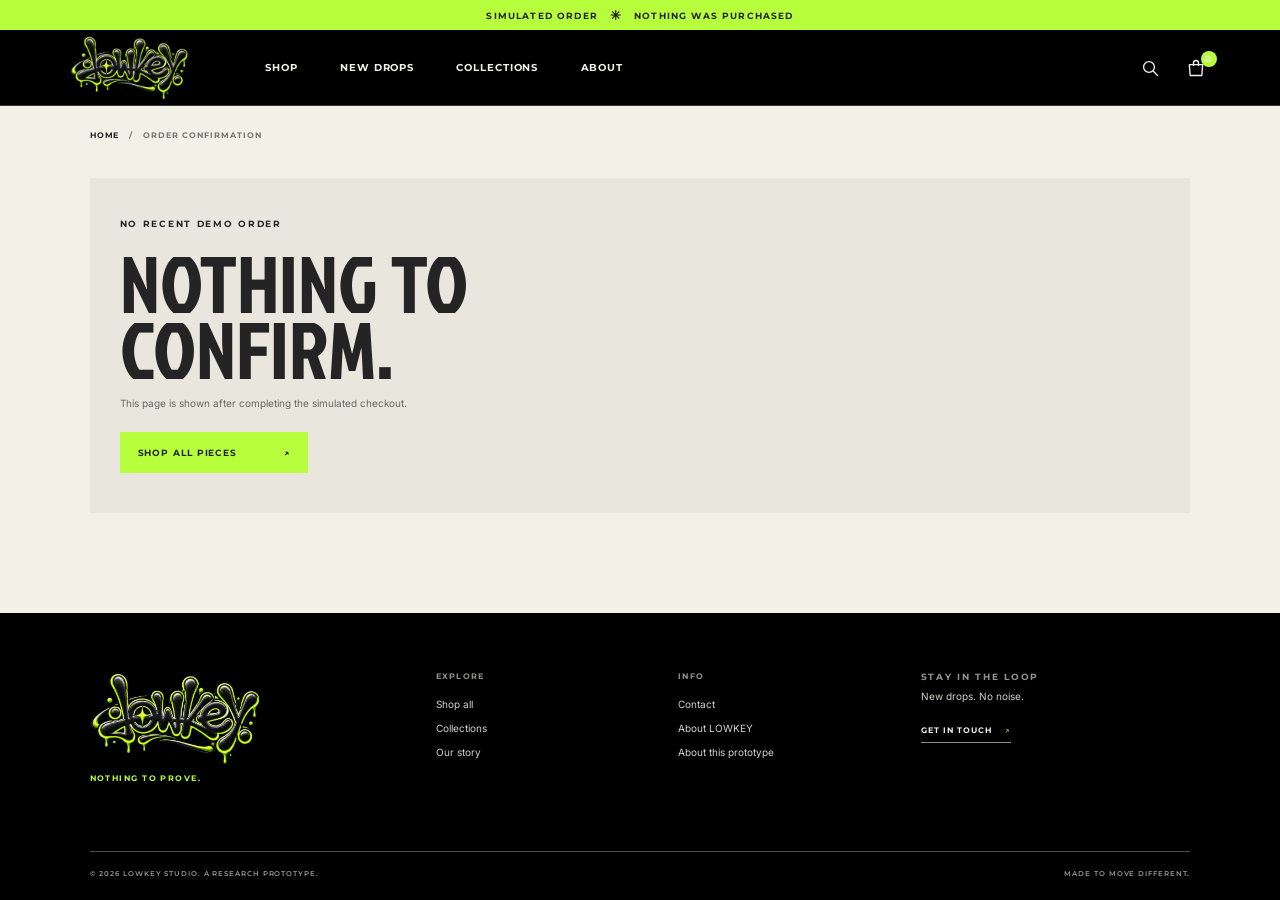
<file: traditional/confirmation.html>
<!doctype html>
<html lang="en" data-prototype="traditional">
  <head>
    <meta charset="utf-8">
    <meta name="viewport" content="width=device-width, initial-scale=1">
    <meta name="theme-color" content="#242424">
    <meta name="description" content="LOWKEY simulated order confirmation.">
    <title>Order Confirmation — LOWKEY</title>
    <link rel="preconnect" href="https://fonts.googleapis.com">
    <link rel="preconnect" href="https://fonts.gstatic.com" crossorigin>
    <link href="https://fonts.googleapis.com/css2?family=Inter:wght@400;500;600;700&family=Jockey+One&family=Montserrat:wght@400;500;600;700;800&display=swap" rel="stylesheet">
    <link rel="stylesheet" href="../shared/css/site.css">
    <link rel="stylesheet" href="../shared/css/checkout.css">
    <script type="module" src="../shared/js/confirmation.js"></script>
  </head>
  <body>
    <a class="skip-link" href="#main">Skip to content</a>
    <div class="announcement">SIMULATED ORDER <span aria-hidden="true">✳</span> NOTHING WAS PURCHASED</div>
    <header class="site-header">
      <a class="brand" href="./" aria-label="LOWKEY home"><img src="../images/logos/Screenshot%202026-09-05%20at%2019.12.32.png" alt="LOWKEY"></a>
      <button class="menu-toggle" type="button" aria-expanded="false" aria-controls="primary-nav" aria-label="Open menu"><span></span><span></span></button>
      <nav id="primary-nav" class="primary-nav" aria-label="Main navigation"><a href="shop.html">Shop</a><a href="index.html#drops">New drops</a><a href="index.html#categories">Collections</a><a href="about.html">About</a></nav>
      <div class="header-actions">
        <a class="icon-button" href="shop.html" aria-label="Search products"><svg viewBox="0 0 24 24" aria-hidden="true"><circle cx="10.8" cy="10.8" r="6.5"></circle><path d="m16 16 5 5"></path></svg></a>
        <a class="icon-button cart-page-link" href="cart.html" aria-label="Shopping bag"><svg viewBox="0 0 24 24" aria-hidden="true"><path d="M4 8h16l-1 13H5L4 8Z"></path><path d="M9 9V6a3 3 0 0 1 6 0v3"></path></svg><span class="cart-count" aria-live="polite">0</span></a>
      </div>
    </header>

    <main id="main" class="confirmation-page">
      <nav class="breadcrumbs" aria-label="Breadcrumb"><a href="./">HOME</a><span aria-hidden="true">/</span><span>ORDER CONFIRMATION</span></nav>
      <section id="confirmation-content" class="confirmation-content" hidden aria-labelledby="confirmation-title">
        <div class="confirmation-mark" aria-hidden="true">✓</div>
        <p class="eyebrow"><span class="lime-dot"></span> SIMULATION COMPLETE</p>
        <h1 id="confirmation-title">YOU’RE <span>ALL SET.</span></h1>
        <p class="confirmation-copy">Your mock order has been recorded for this browser session. No order was sent, and no payment was taken.</p>
        <p class="order-number">DEMO ORDER <strong id="order-number"></strong></p>
        <div class="receipt"><h2>ORDER SUMMARY</h2><div id="receipt-items"></div><div class="summary-row"><span>Subtotal</span><strong id="receipt-subtotal"></strong></div><div class="summary-row"><span>Simulated delivery</span><strong id="receipt-shipping"></strong></div><div class="summary-total"><span>TOTAL</span><strong id="receipt-total"></strong></div></div>
        <a class="button button-lime" href="shop.html">BACK TO THE SHOP <span aria-hidden="true">↗</span></a>
      </section>
      <section id="confirmation-missing" class="confirmation-missing" hidden><p class="eyebrow">NO RECENT DEMO ORDER</p><h1>NOTHING TO<br>CONFIRM.</h1><p>This page is shown after completing the simulated checkout.</p><a class="button button-lime" href="shop.html">SHOP ALL PIECES <span aria-hidden="true">↗</span></a></section>
    </main>

    <footer class="site-footer"><div class="footer-main"><div class="footer-brand"><img src="../images/logos/Screenshot%202026-09-05%20at%2019.12.32.png" alt="LOWKEY"><p>NOTHING TO PROVE.</p></div><div class="footer-column"><h2>EXPLORE</h2><a href="shop.html">Shop all</a><a href="index.html#categories">Collections</a><a href="about.html">Our story</a></div><div class="footer-column"><h2>INFO</h2><a href="mailto:hello@lowkey.example">Contact</a><a href="about.html">About LOWKEY</a><a href="about.html#prototype-note">About this prototype</a></div><div class="footer-news"><p class="eyebrow">STAY IN THE LOOP</p><p>New drops. No noise.</p><a class="text-link" href="mailto:hello@lowkey.example">GET IN TOUCH <span aria-hidden="true">↗</span></a></div></div><div class="footer-bottom"><span>© 2026 LOWKEY STUDIO. A RESEARCH PROTOTYPE.</span><span>MADE TO MOVE DIFFERENT.</span></div></footer>
  </body>
</html>
</file>
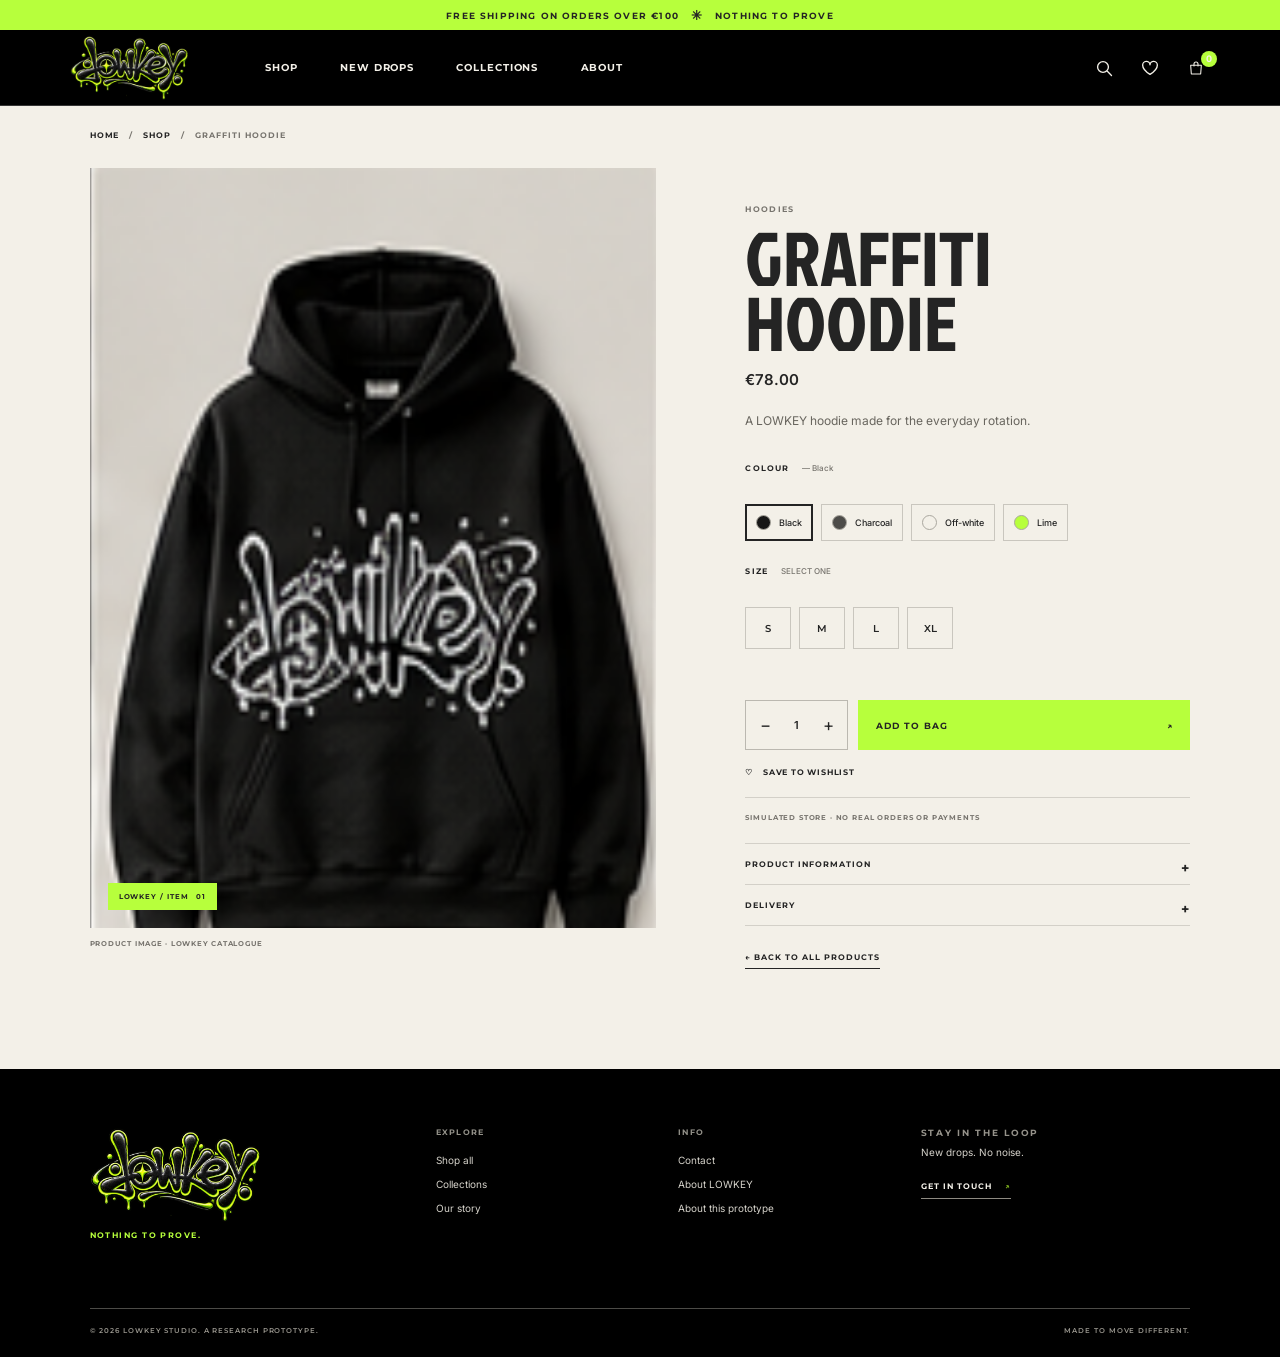
<file: traditional/product.html>
<!doctype html>
<html lang="en" data-prototype="traditional">
  <head>
    <meta charset="utf-8">
    <meta name="viewport" content="width=device-width, initial-scale=1">
    <meta name="theme-color" content="#242424">
    <meta name="description" content="LOWKEY product details.">
    <title>Product — LOWKEY</title>
    <link rel="preconnect" href="https://fonts.googleapis.com">
    <link rel="preconnect" href="https://fonts.gstatic.com" crossorigin>
    <link href="https://fonts.googleapis.com/css2?family=Inter:wght@400;500;600;700&family=Jockey+One&family=Montserrat:wght@400;500;600;700;800&display=swap" rel="stylesheet">
    <link rel="stylesheet" href="../shared/css/site.css">
    <link rel="stylesheet" href="../shared/css/product.css">
    <script type="module" src="../shared/js/product.js"></script>
  </head>
  <body>
    <a class="skip-link" href="#main">Skip to content</a>
    <div class="announcement">FREE SHIPPING ON ORDERS OVER €100 <span aria-hidden="true">✳</span> NOTHING TO PROVE</div>
    <header class="site-header">
      <a class="brand" href="./" aria-label="LOWKEY home"><img src="../images/logos/Screenshot%202026-09-05%20at%2019.12.32.png" alt="LOWKEY"></a>
      <button class="menu-toggle" type="button" aria-expanded="false" aria-controls="primary-nav" aria-label="Open menu"><span></span><span></span></button>
      <nav id="primary-nav" class="primary-nav" aria-label="Main navigation">
        <a href="shop.html" aria-current="page">Shop</a><a href="index.html#drops">New drops</a><a href="index.html#categories">Collections</a><a href="about.html">About</a>
      </nav>
      <div class="header-actions">
        <a class="icon-button" href="shop.html" aria-label="Search products"><svg viewBox="0 0 24 24" aria-hidden="true"><circle cx="10.8" cy="10.8" r="6.5"></circle><path d="m16 16 5 5"></path></svg></a>
        <a class="icon-button" href="shop.html?wishlist=1" aria-label="View saved products"><svg viewBox="0 0 24 24" aria-hidden="true"><path d="M20.8 8.7c0 5.4-8.8 11-8.8 11S3.2 14.1 3.2 8.7a4.4 4.4 0 0 1 8.8-.5 4.4 4.4 0 0 1 8.8.5Z"></path></svg></a>
        <button class="cart-link icon-button" type="button" aria-label="Shopping bag, 0 items" aria-controls="cart-panel"><svg viewBox="0 0 24 24" aria-hidden="true"><path d="M4 8h16l-1 13H5L4 8Z"></path><path d="M9 9V6a3 3 0 0 1 6 0v3"></path></svg><span class="cart-count" aria-live="polite">0</span></button>
      </div>
    </header>

    <main id="main" class="product-page">
      <nav class="breadcrumbs" aria-label="Breadcrumb"><a href="./">HOME</a><span aria-hidden="true">/</span><a href="shop.html">SHOP</a><span aria-hidden="true">/</span><span id="breadcrumb-product">PRODUCT</span></nav>
      <div class="product-detail-layout">
        <section class="product-gallery" aria-label="Product image">
          <div class="detail-image-wrap"><div id="detail-image" class="detail-image" role="img"></div><span class="detail-image-index">LOWKEY / ITEM <b>01</b></span></div>
          <p class="image-caption">PRODUCT IMAGE · LOWKEY CATALOGUE</p>
        </section>
        <section class="product-detail-info" aria-labelledby="product-name">
          <p id="product-category" class="detail-category"></p>
          <h1 id="product-name"></h1>
          <p id="product-price" class="detail-price"></p>
          <p id="product-description" class="detail-description"></p>

          <fieldset class="detail-options"><legend>COLOUR <span id="selected-colour-label"></span></legend><div id="colour-options" class="colour-options"></div></fieldset>
          <fieldset class="detail-options size-fieldset"><legend>SIZE <span class="size-guide-note">SELECT ONE</span></legend><div id="size-options" class="size-options"></div><p id="size-error" class="field-error" aria-live="polite"></p></fieldset>

          <div class="purchase-row"><div class="quantity-control" role="group" aria-label="Quantity"><button id="quantity-decrease" type="button" aria-label="Decrease quantity">−</button><output id="quantity-value" aria-live="polite">1</output><button id="quantity-increase" type="button" aria-label="Increase quantity">+</button></div><button id="add-to-cart" class="button button-lime add-to-cart" type="button">ADD TO BAG <span aria-hidden="true">↗</span></button></div>
          <button id="wishlist-toggle" class="detail-wishlist" type="button" aria-pressed="false">♡ <span>SAVE TO WISHLIST</span></button>
          <p class="mock-notice">SIMULATED STORE · NO REAL ORDERS OR PAYMENTS</p>
          <details class="product-information"><summary>PRODUCT INFORMATION</summary><p id="detail-information"></p></details>
          <details class="product-information"><summary>DELIVERY</summary><p>Delivery is simulated in this prototype. No personal delivery details are requested on this page.</p></details>
          <a class="back-to-shop" href="shop.html">← BACK TO ALL PRODUCTS</a>
        </section>
      </div>
    </main>

    <footer class="site-footer"><div class="footer-main"><div class="footer-brand"><img src="../images/logos/Screenshot%202026-09-05%20at%2019.12.32.png" alt="LOWKEY"><p>NOTHING TO PROVE.</p></div><div class="footer-column"><h2>EXPLORE</h2><a href="shop.html">Shop all</a><a href="index.html#categories">Collections</a><a href="about.html">Our story</a></div><div class="footer-column"><h2>INFO</h2><a href="mailto:hello@lowkey.example">Contact</a><a href="about.html">About LOWKEY</a><a href="about.html#prototype-note">About this prototype</a></div><div class="footer-news"><p class="eyebrow">STAY IN THE LOOP</p><p>New drops. No noise.</p><a class="text-link" href="mailto:hello@lowkey.example">GET IN TOUCH <span aria-hidden="true">↗</span></a></div></div><div class="footer-bottom"><span>© 2026 LOWKEY STUDIO. A RESEARCH PROTOTYPE.</span><span>MADE TO MOVE DIFFERENT.</span></div></footer>

    <div class="toast" role="status" aria-live="polite"></div>
    <aside id="cart-panel" class="cart-panel" aria-label="Shopping bag" aria-hidden="true"><div class="cart-panel-head"><h2>YOUR BAG <span class="cart-count">0</span></h2><button class="cart-close" aria-label="Close bag" type="button">×</button></div><div class="cart-items"></div><p class="cart-empty">Your bag is empty.<br>Find something that feels like you.</p><a class="button button-lime cart-continue" href="shop.html">KEEP EXPLORING ↗</a><a class="cart-view" href="cart.html">VIEW FULL BAG ↗</a></aside><div class="cart-scrim"></div>
  </body>
</html>
</file>
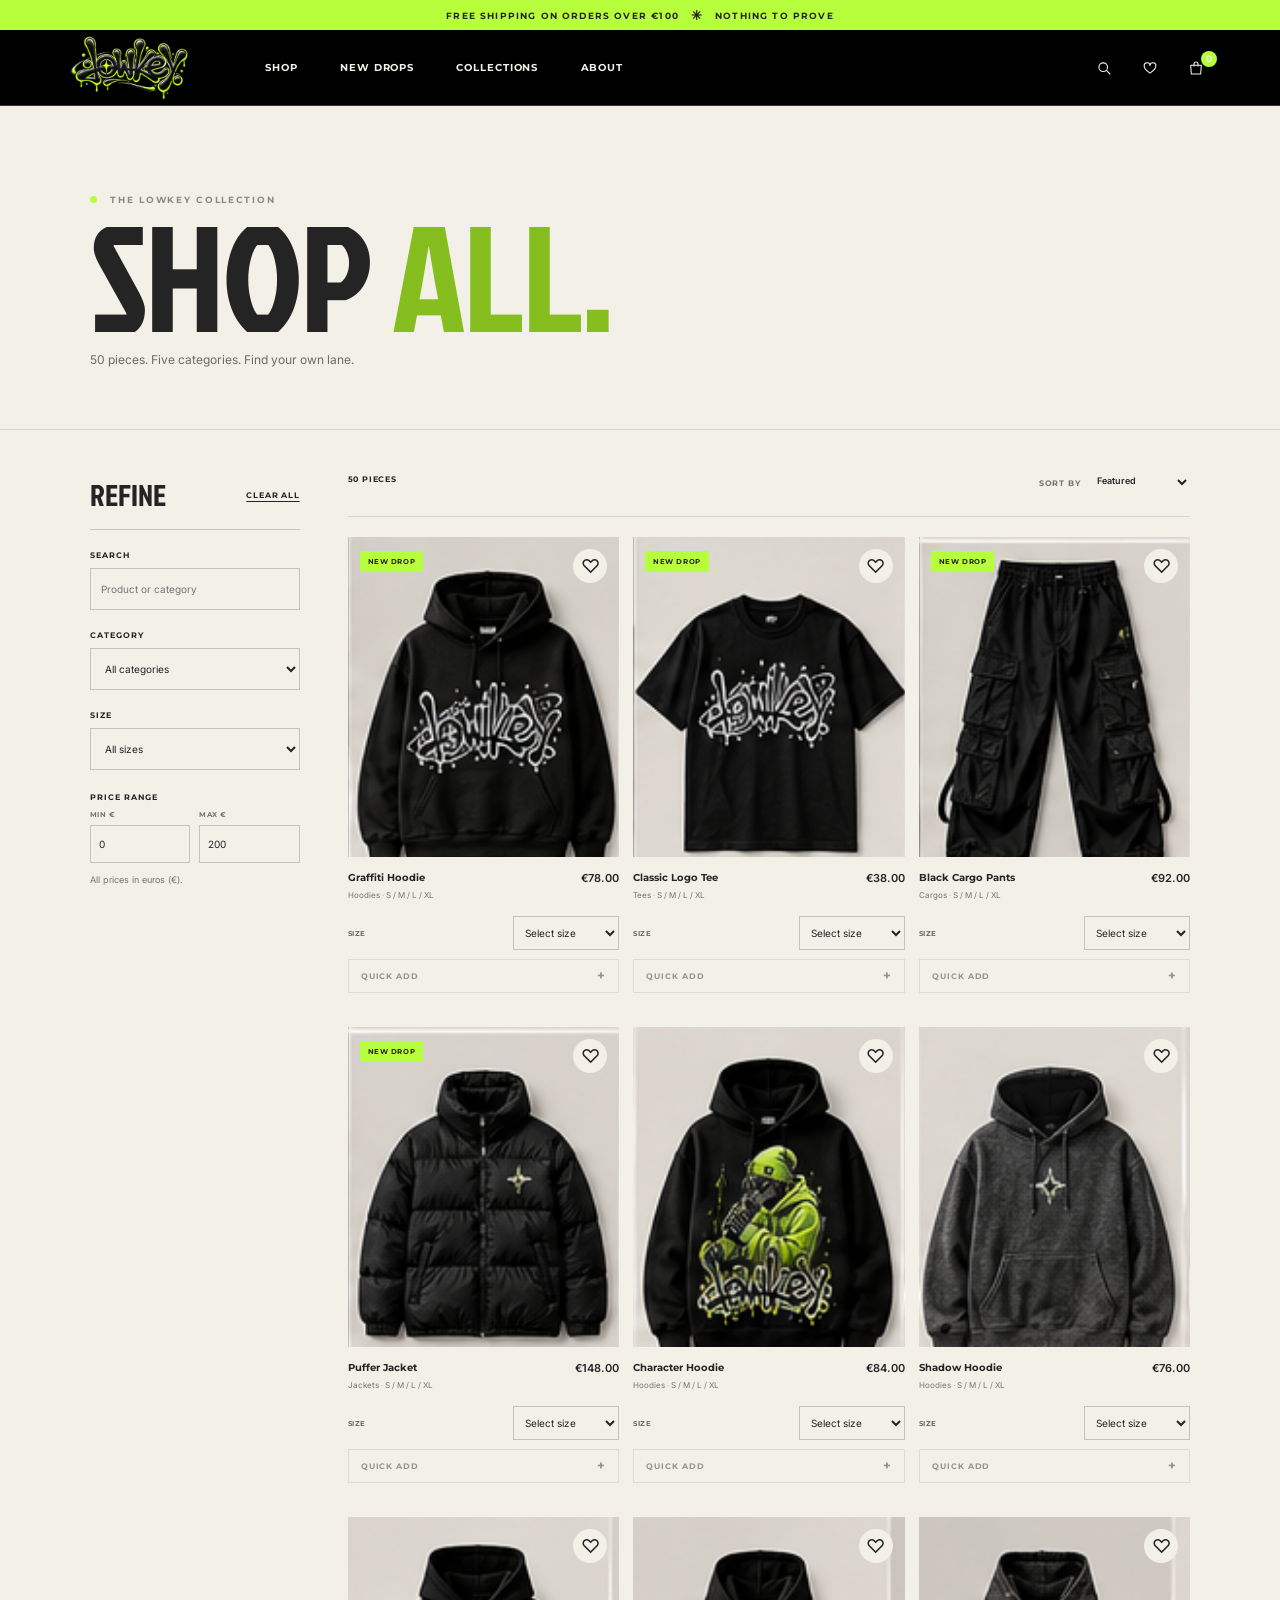
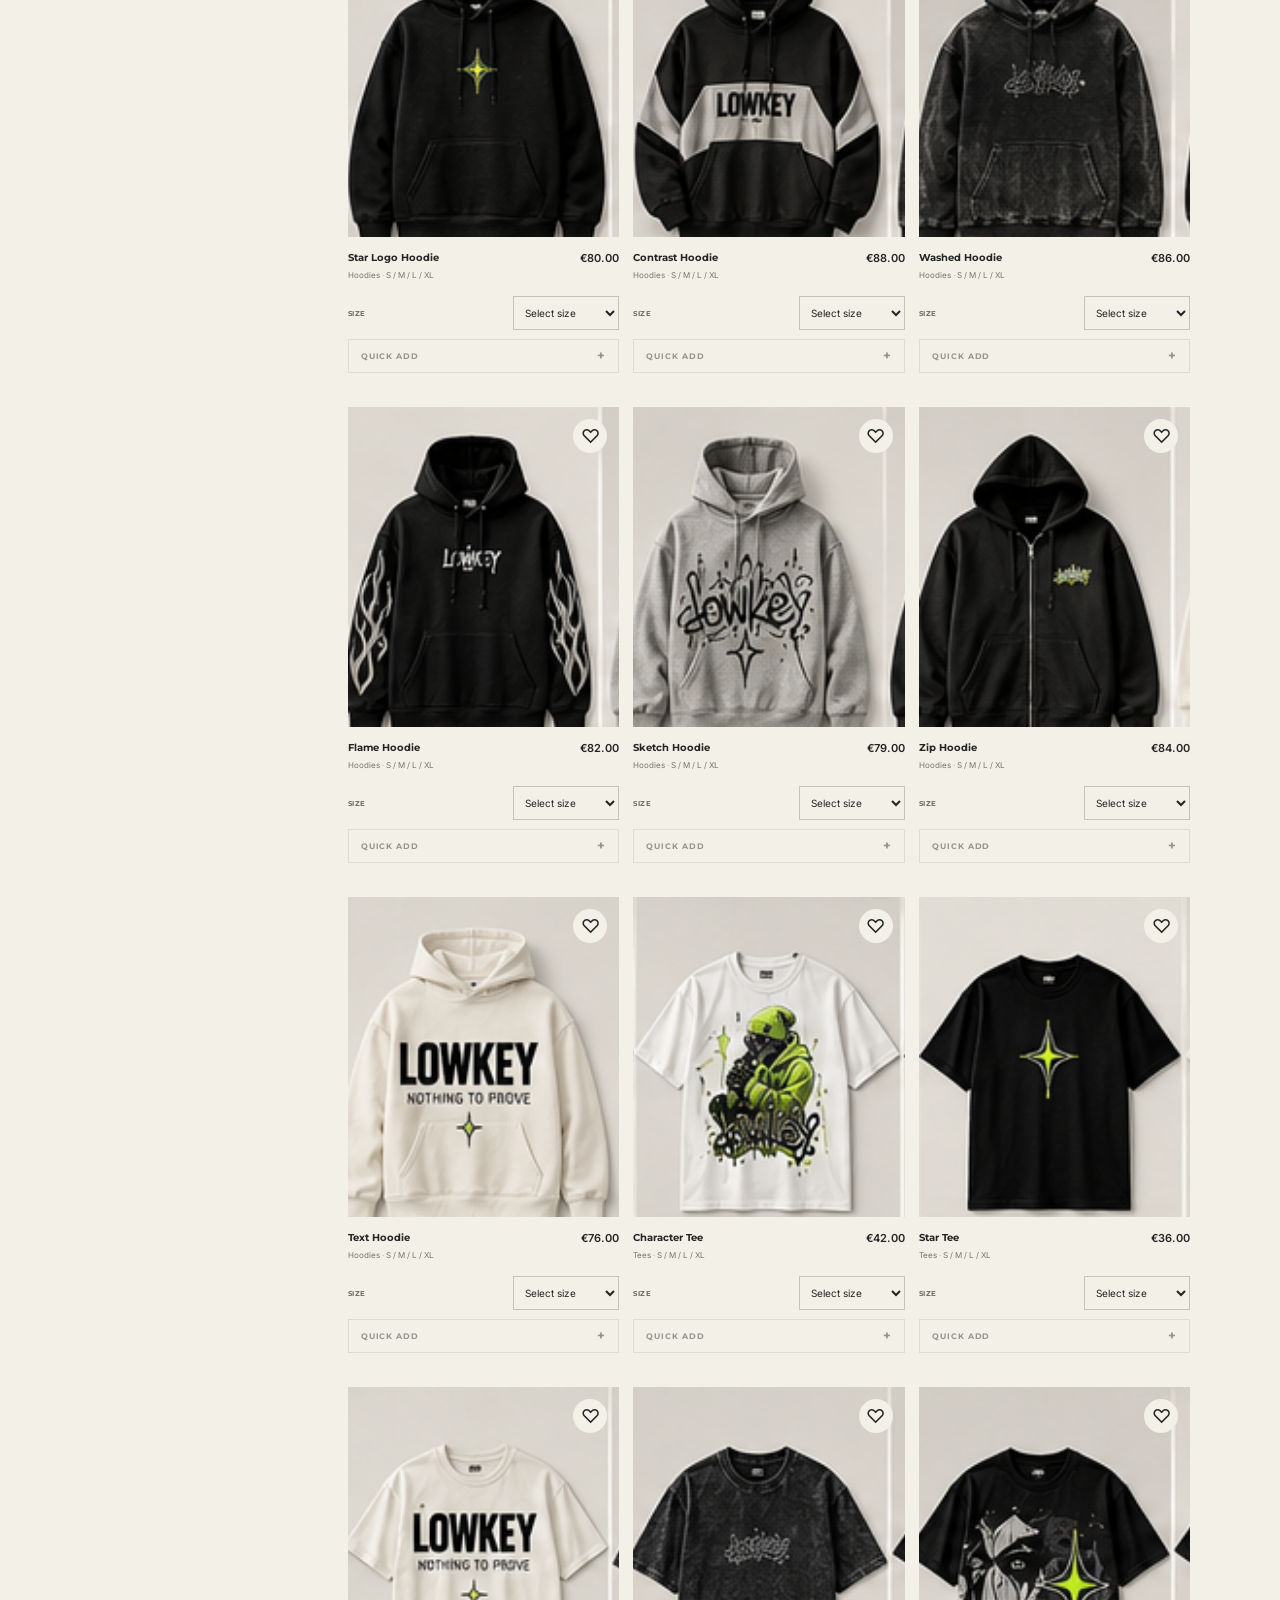
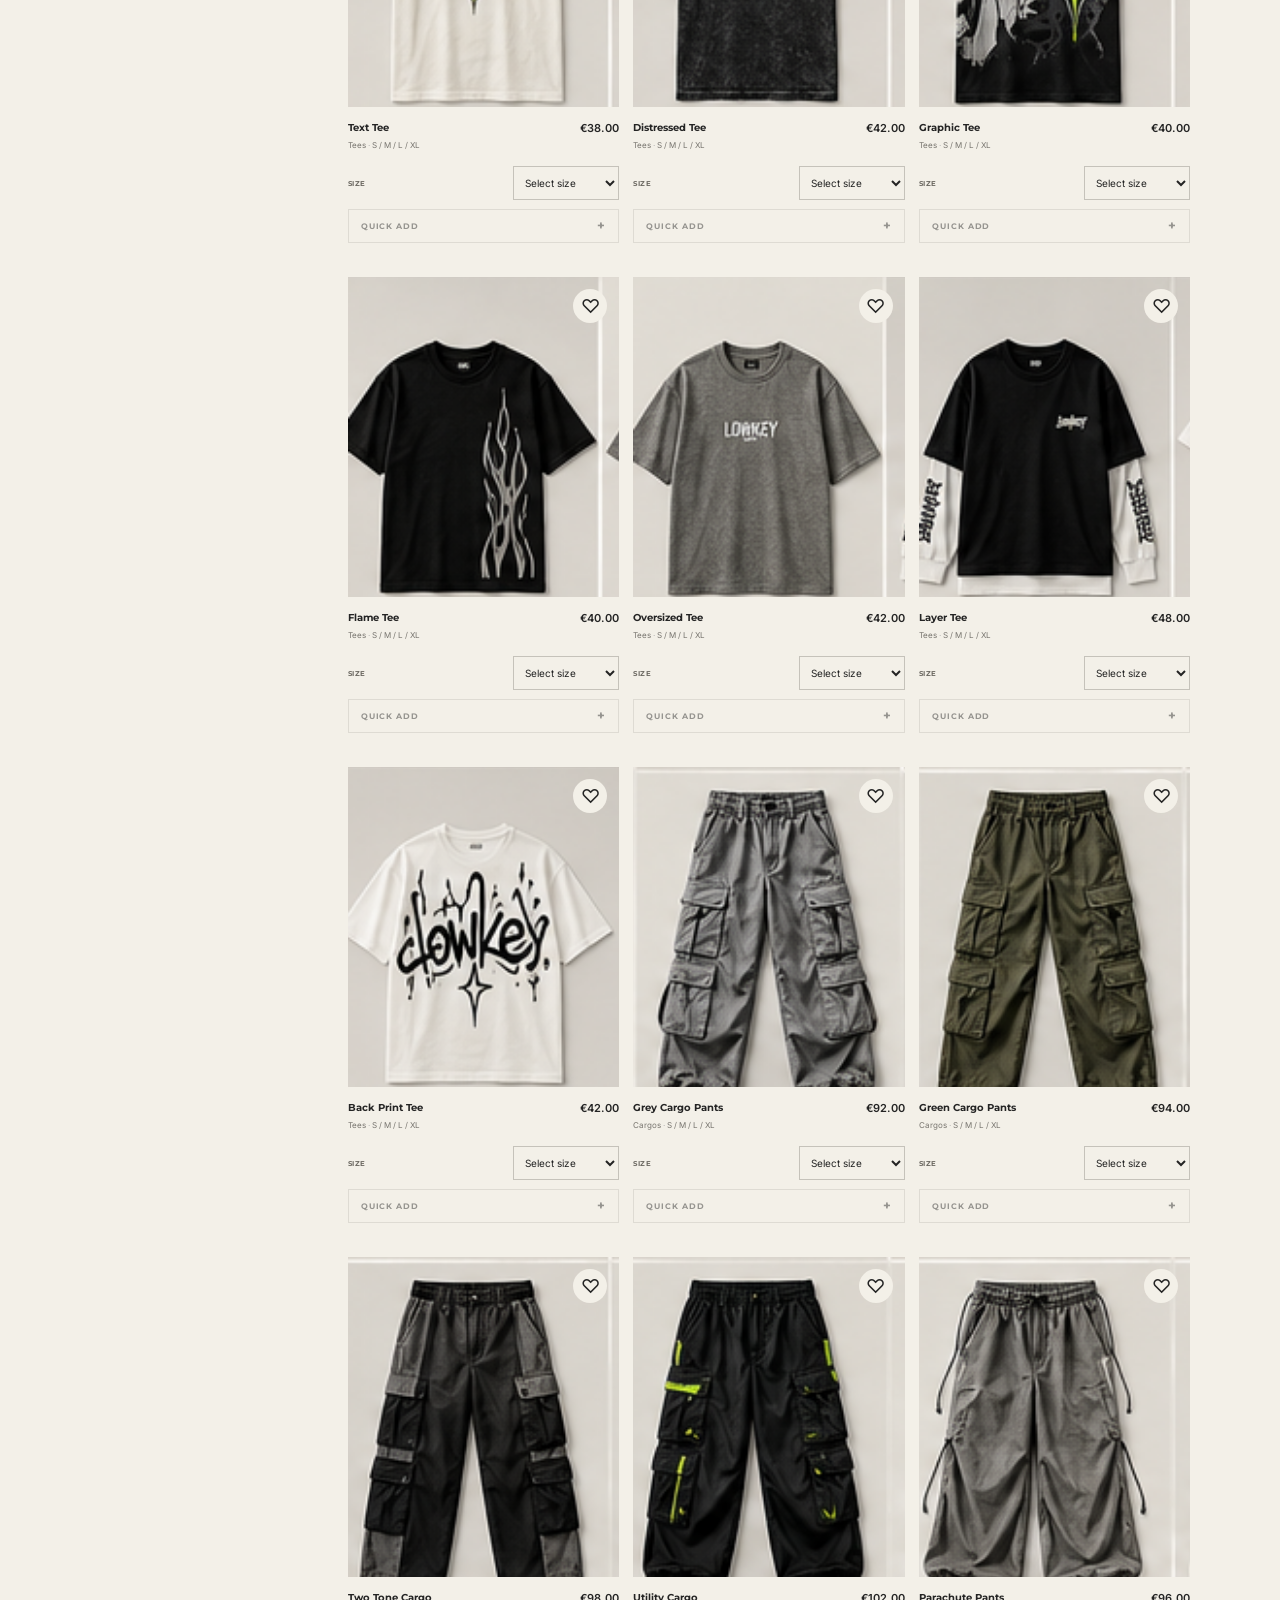
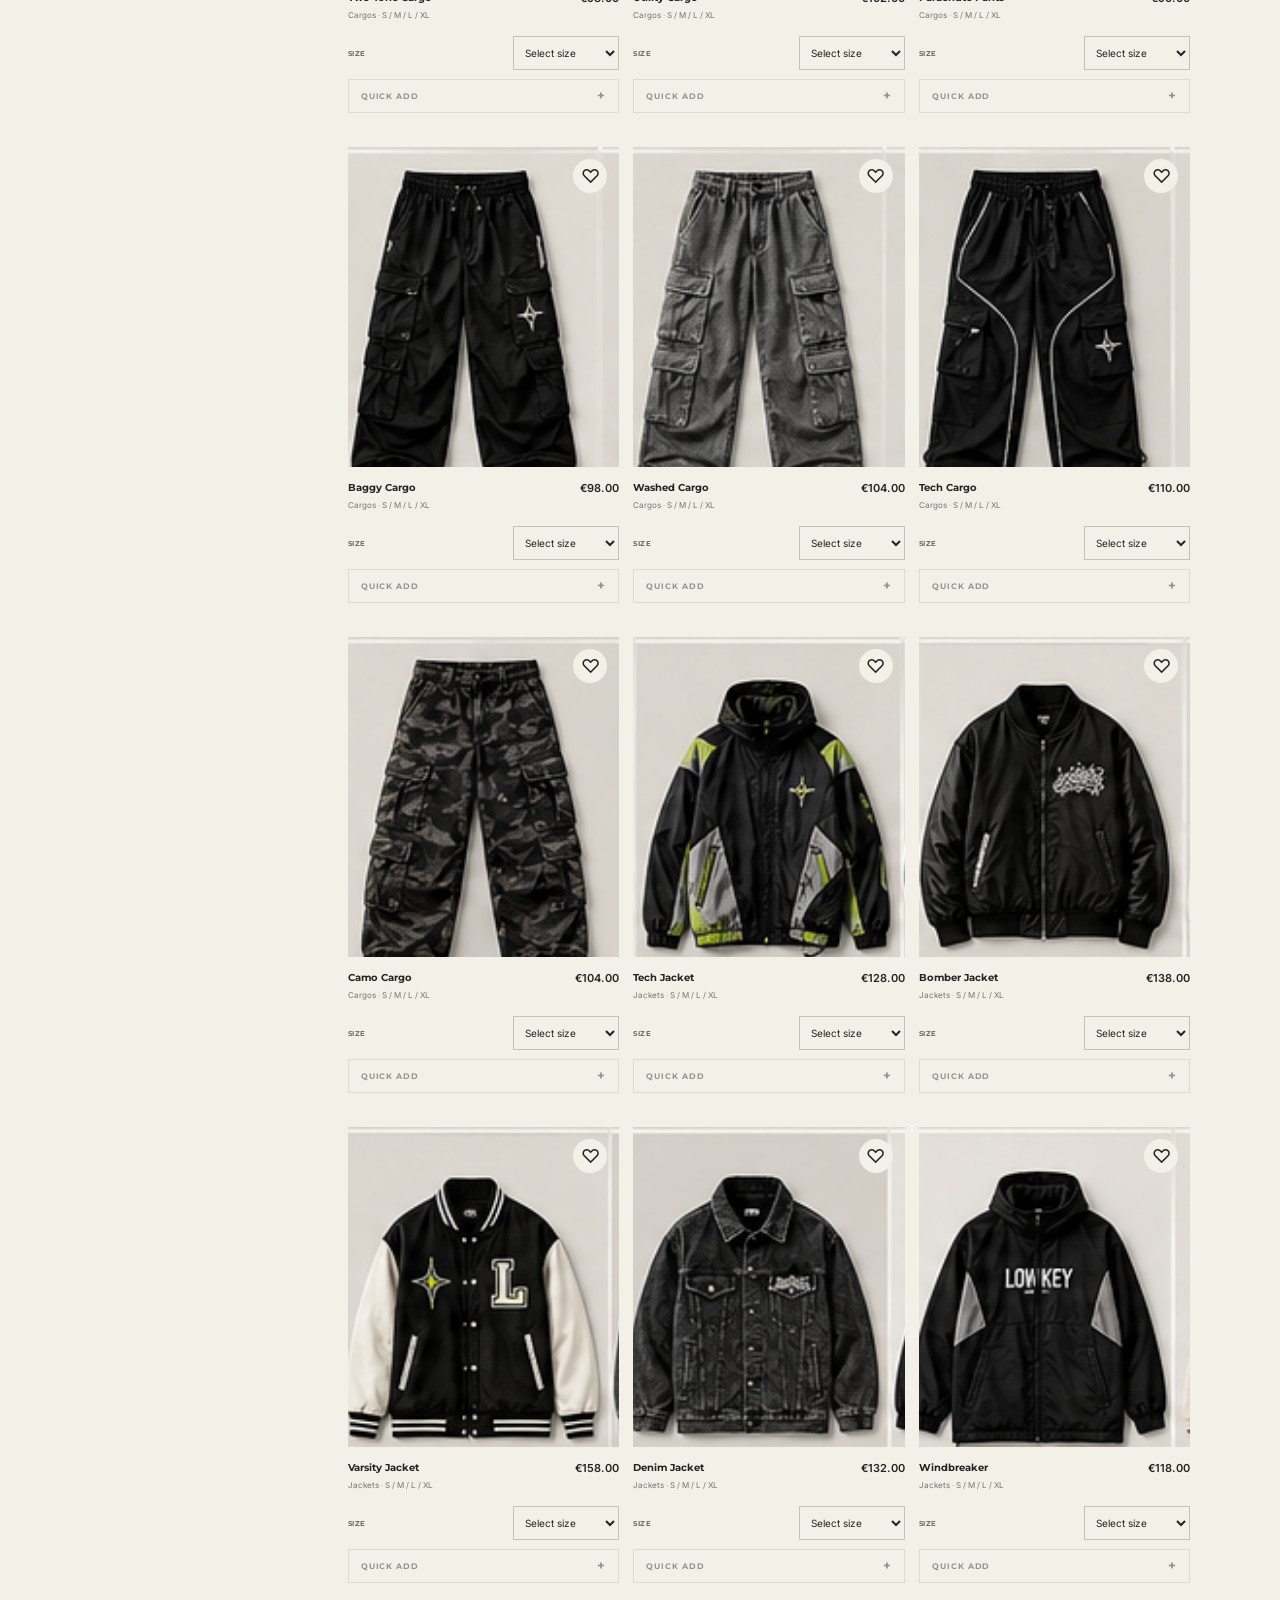
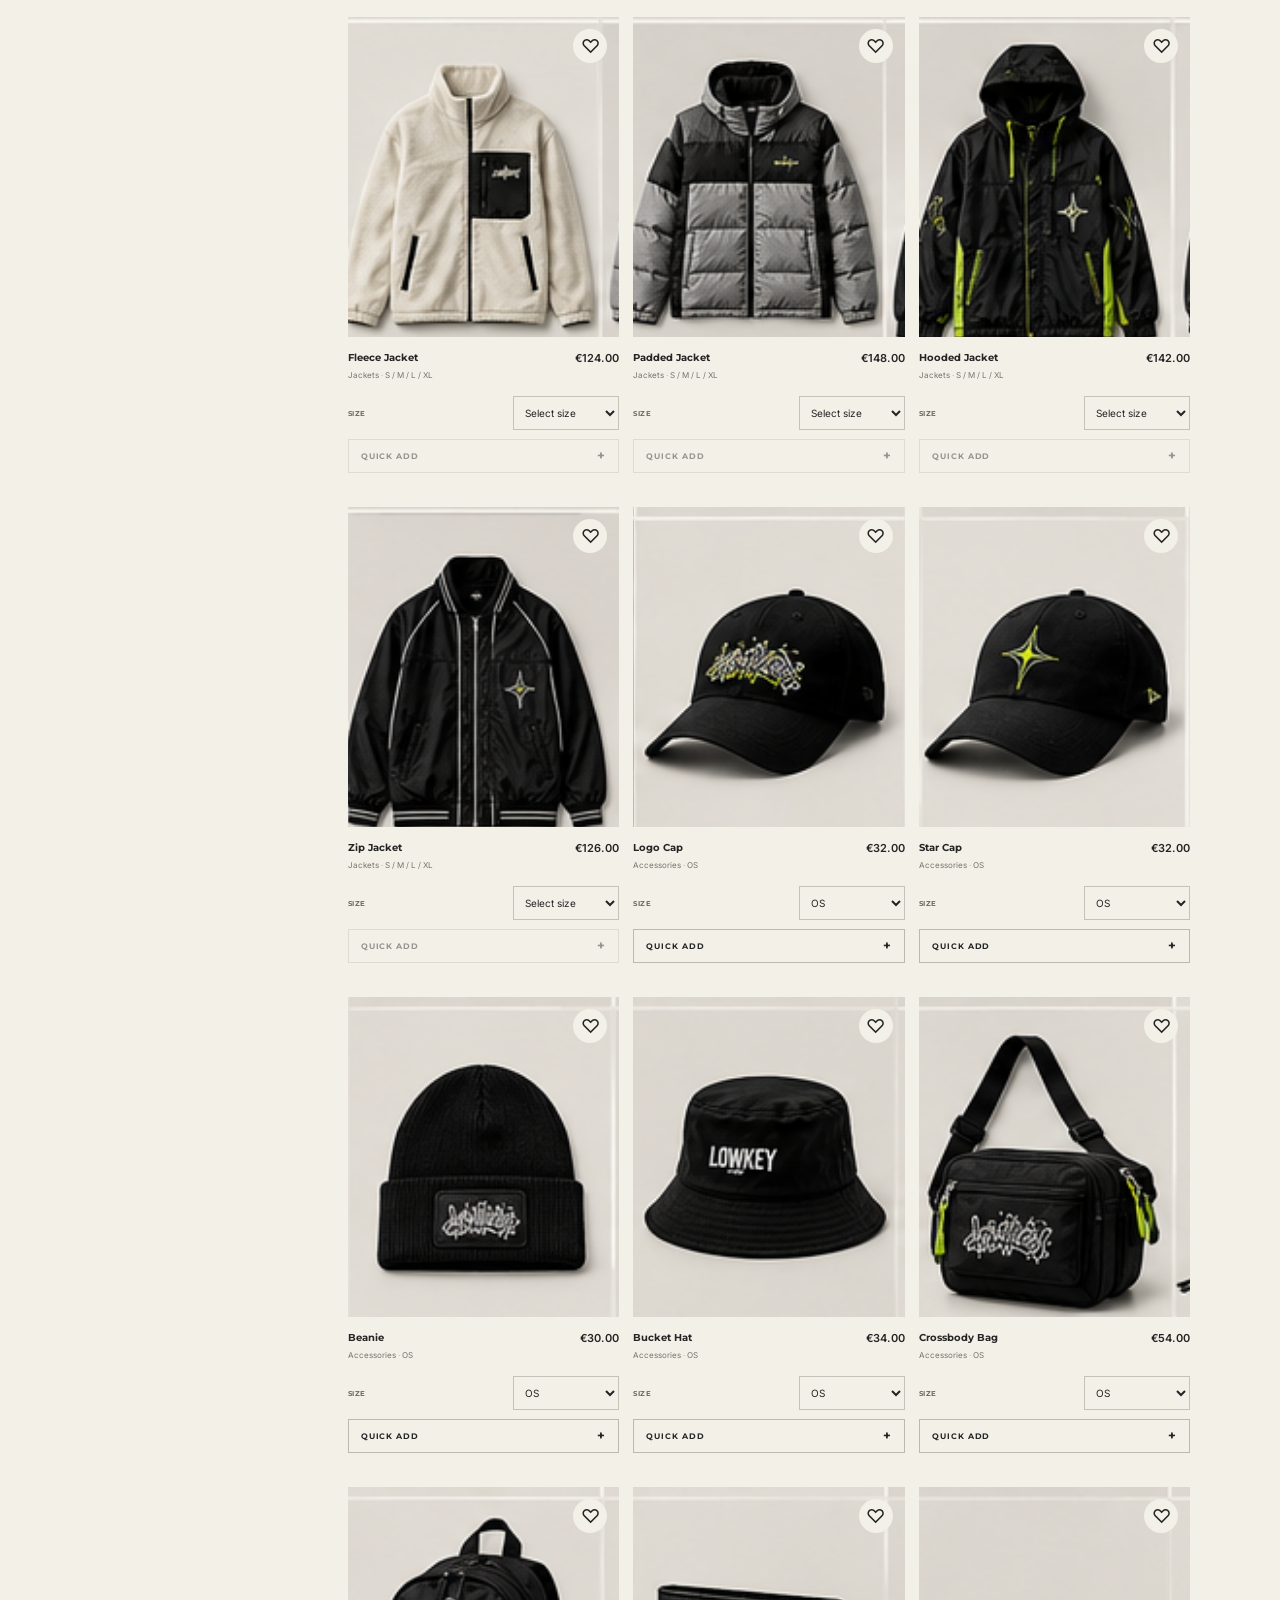
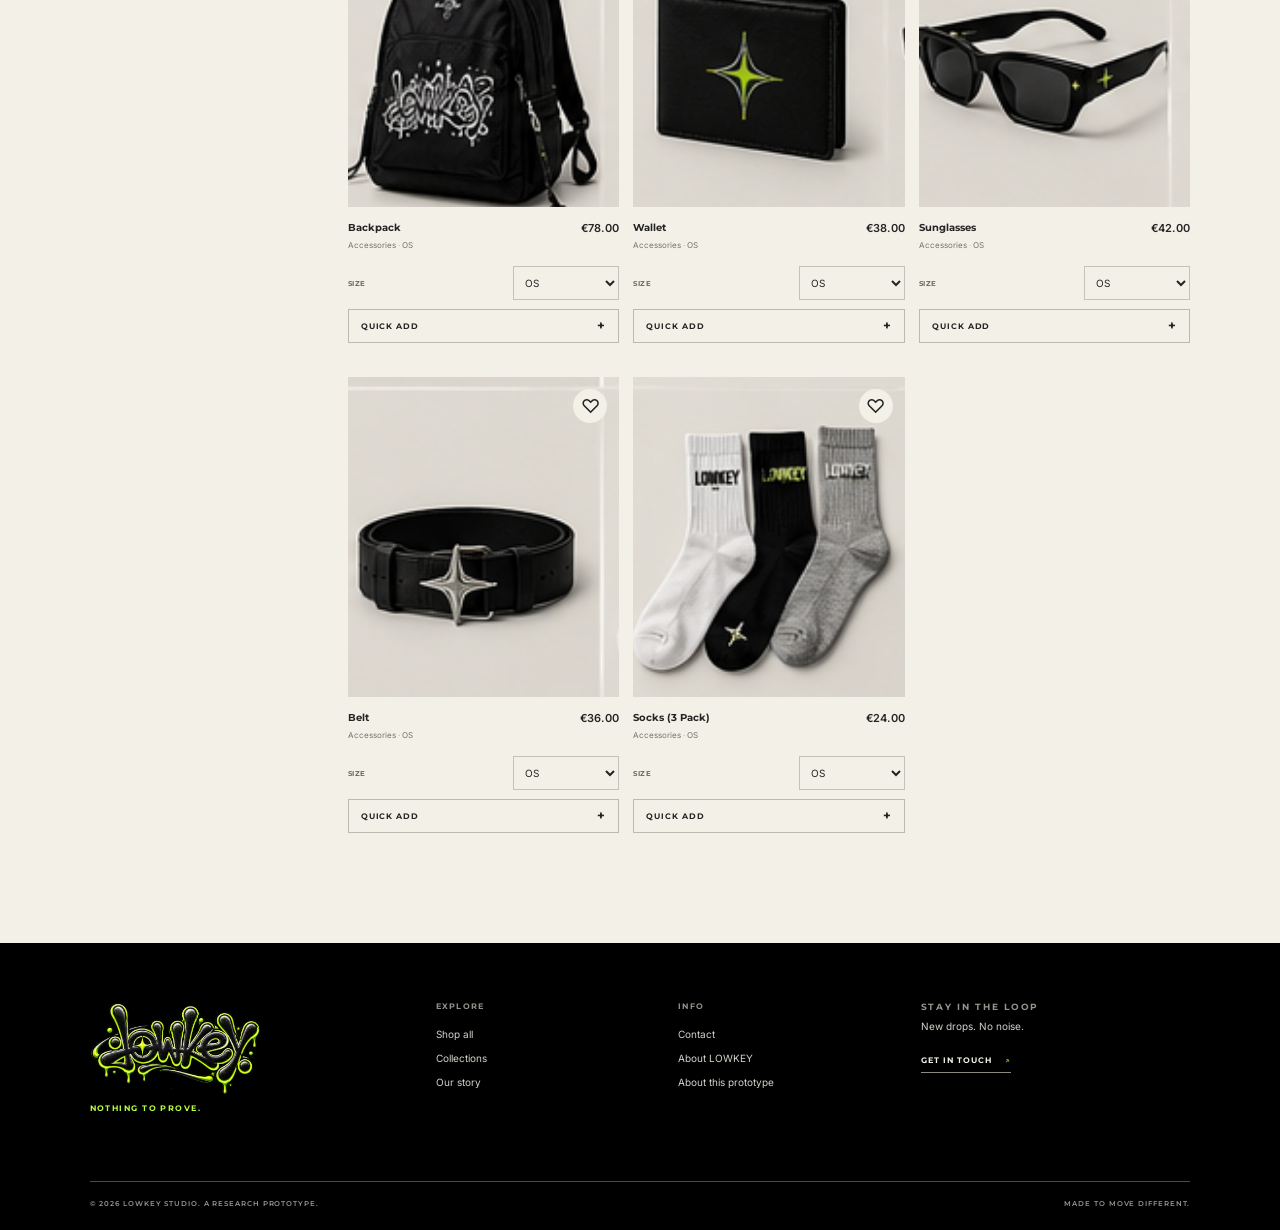
<file: traditional/shop.html>
<!doctype html>
<html lang="en" data-prototype="traditional">
  <head>
    <meta charset="utf-8">
    <meta name="viewport" content="width=device-width, initial-scale=1">
    <meta name="theme-color" content="#242424">
    <meta name="description" content="Shop the LOWKEY streetwear collection.">
    <title>Shop LOWKEY — Streetwear</title>
    <link rel="preconnect" href="https://fonts.googleapis.com">
    <link rel="preconnect" href="https://fonts.gstatic.com" crossorigin>
    <link href="https://fonts.googleapis.com/css2?family=Inter:wght@400;500;600;700&family=Jockey+One&family=Montserrat:wght@400;500;600;700;800&display=swap" rel="stylesheet">
    <link rel="stylesheet" href="../shared/css/site.css">
    <link rel="stylesheet" href="../shared/css/shop.css">
    <script type="module" src="../shared/js/shop.js"></script>
  </head>
  <body>
    <a class="skip-link" href="#main">Skip to content</a>
    <div class="announcement">FREE SHIPPING ON ORDERS OVER €100 <span aria-hidden="true">✳</span> NOTHING TO PROVE</div>
    <header class="site-header">
      <a class="brand" href="./" aria-label="LOWKEY home"><img src="../images/logos/Screenshot%202026-09-05%20at%2019.12.32.png" alt="LOWKEY"></a>
      <button class="menu-toggle" type="button" aria-expanded="false" aria-controls="primary-nav" aria-label="Open menu"><span></span><span></span></button>
      <nav id="primary-nav" class="primary-nav" aria-label="Main navigation">
        <a href="shop.html" aria-current="page">Shop</a><a href="index.html#drops">New drops</a><a href="index.html#categories">Collections</a><a href="about.html">About</a>
      </nav>
      <div class="header-actions">
        <button class="icon-button shop-search-focus" aria-label="Focus product search" type="button"><svg viewBox="0 0 24 24" aria-hidden="true"><circle cx="10.8" cy="10.8" r="6.5"></circle><path d="m16 16 5 5"></path></svg></button>
        <button class="icon-button wishlist-filter" type="button" aria-label="Show saved products only" aria-pressed="false"><svg viewBox="0 0 24 24" aria-hidden="true"><path d="M20.8 8.7c0 5.4-8.8 11-8.8 11S3.2 14.1 3.2 8.7a4.4 4.4 0 0 1 8.8-.5 4.4 4.4 0 0 1 8.8.5Z"></path></svg></button>
        <button class="cart-link icon-button" type="button" aria-label="Shopping bag, 0 items" aria-controls="cart-panel"><svg viewBox="0 0 24 24" aria-hidden="true"><path d="M4 8h16l-1 13H5L4 8Z"></path><path d="M9 9V6a3 3 0 0 1 6 0v3"></path></svg><span class="cart-count" aria-live="polite">0</span></button>
      </div>
    </header>

    <main id="main" class="shop-page">
      <section class="shop-intro" aria-labelledby="shop-title">
        <p class="eyebrow"><span class="lime-dot"></span> THE LOWKEY COLLECTION</p>
        <h1 id="shop-title">SHOP <span>ALL.</span></h1>
        <p>50 pieces. Five categories. Find your own lane.</p>
      </section>

      <section class="catalog-section" aria-label="Product catalogue">
        <aside class="catalog-filters" aria-label="Filter products">
          <div class="filter-head"><h2>REFINE</h2><button id="clear-filters" type="button" class="clear-filters">CLEAR ALL</button></div>
          <label class="filter-label" for="catalog-search">SEARCH</label>
          <input id="catalog-search" class="filter-control" type="search" placeholder="Product or category" autocomplete="off">
          <label class="filter-label" for="category-filter">CATEGORY</label>
          <select id="category-filter" class="filter-control"><option value="all">All categories</option><option>Hoodies</option><option>Tees</option><option>Cargos</option><option>Jackets</option><option>Accessories</option></select>
          <label class="filter-label" for="size-filter">SIZE</label>
          <select id="size-filter" class="filter-control"><option value="all">All sizes</option><option value="S">S</option><option value="M">M</option><option value="L">L</option><option value="XL">XL</option><option value="OS">One size</option></select>
          <fieldset class="price-filter"><legend>PRICE RANGE</legend><div class="price-inputs"><label>MIN €<input id="min-price" type="number" min="0" max="200" step="1" value="0" inputmode="numeric"></label><label>MAX €<input id="max-price" type="number" min="0" max="200" step="1" value="200" inputmode="numeric"></label></div></fieldset>
          <p class="filter-note">All prices in euros (€).</p>
        </aside>

        <div class="catalog-results">
          <div class="catalog-toolbar"><p id="result-count" class="result-count" aria-live="polite">50 PIECES</p><label class="sort-control">SORT BY <select id="sort-filter"><option value="featured">Featured</option><option value="price-asc">Price: low to high</option><option value="price-desc">Price: high to low</option><option value="name-asc">Name: A to Z</option></select></label></div>
          <div id="catalog-grid" class="product-grid shop-product-grid"></div>
          <p id="empty-results" class="empty-results" hidden>No pieces match those filters. Try widening your search.</p>
        </div>
      </section>
    </main>

    <footer class="site-footer"><div class="footer-main"><div class="footer-brand"><img src="../images/logos/Screenshot%202026-09-05%20at%2019.12.32.png" alt="LOWKEY"><p>NOTHING TO PROVE.</p></div><div class="footer-column"><h2>EXPLORE</h2><a href="shop.html">Shop all</a><a href="index.html#categories">Collections</a><a href="about.html">Our story</a></div><div class="footer-column"><h2>INFO</h2><a href="mailto:hello@lowkey.example">Contact</a><a href="about.html">About LOWKEY</a><a href="about.html#prototype-note">About this prototype</a></div><div class="footer-news"><p class="eyebrow">STAY IN THE LOOP</p><p>New drops. No noise.</p><a class="text-link" href="mailto:hello@lowkey.example">GET IN TOUCH <span aria-hidden="true">↗</span></a></div></div><div class="footer-bottom"><span>© 2026 LOWKEY STUDIO. A RESEARCH PROTOTYPE.</span><span>MADE TO MOVE DIFFERENT.</span></div></footer>

    <div class="toast" role="status" aria-live="polite"></div>
    <aside id="cart-panel" class="cart-panel" aria-label="Shopping bag" aria-hidden="true"><div class="cart-panel-head"><h2>YOUR BAG <span class="cart-count">0</span></h2><button class="cart-close" aria-label="Close bag" type="button">×</button></div><div class="cart-items"></div><p class="cart-empty">Your bag is empty.<br>Find something that feels like you.</p><a class="button button-lime cart-continue" href="index.html#drops">KEEP EXPLORING ↗</a><a class="cart-view" href="cart.html">VIEW FULL BAG ↗</a></aside><div class="cart-scrim"></div>
  </body>
</html>
</file>
<file: shared/css/site.css>
:root{--charcoal:#242424;--offwhite:#f3f0e8;--lime:#b7ff3c;--concrete:#8a8a8a;--paper:#e8e5dc;--font-display:'Jockey One',Impact,sans-serif;--font-ui:'Montserrat',Arial,sans-serif;--font-body:'Inter',Arial,sans-serif;--content:1440px}
*{box-sizing:border-box}html{scroll-behavior:smooth;scroll-padding-top:92px}body{margin:0;background:var(--offwhite);color:var(--charcoal);font-family:var(--font-body);-webkit-font-smoothing:antialiased}button,a,input{font:inherit}a{color:inherit;text-decoration:none}button{color:inherit}.skip-link{position:fixed;z-index:1000;left:12px;top:-100px;background:var(--lime);padding:12px}.skip-link:focus{top:12px}:focus-visible{outline:3px solid #668f15;outline-offset:4px}.announcement{height:30px;display:flex;align-items:center;justify-content:center;gap:12px;background:var(--lime);font:700 9px var(--font-ui);letter-spacing:.13em}.announcement span{font-size:13px}.site-header{height:76px;padding:0 max(5.5vw,24px);display:flex;align-items:center;gap:6vw;background:var(--offwhite);position:sticky;top:0;z-index:30;border-bottom:1px solid rgba(36,36,36,.12)}.brand{width:143px;display:block;flex:none}.brand img,.footer-brand img{width:100%;display:block;filter:drop-shadow(0 0 1px var(--lime))}.primary-nav{height:100%;display:flex;align-items:center;gap:clamp(20px,3.3vw,54px);flex:1}.primary-nav a,.header-actions{font:700 10px var(--font-ui);letter-spacing:.09em;text-transform:uppercase}.primary-nav a{height:100%;display:flex;align-items:center;position:relative}.primary-nav a:after{position:absolute;content:'';bottom:20px;left:0;width:0;height:2px;background:var(--lime);transition:width .2s}.primary-nav a:hover:after{width:100%}.header-actions{display:flex;align-items:center;gap:18px}.icon-button{width:28px;height:32px;display:inline-flex;align-items:center;justify-content:center;border:0;background:none;cursor:pointer;position:relative}.icon-button svg{width:20px;height:20px;fill:none;stroke:currentColor;stroke-width:1.6;stroke-linecap:round;stroke-linejoin:round}.cart-count{position:absolute;right:-7px;top:-1px;background:var(--lime);font:700 9px var(--font-body);width:16px;height:16px;border-radius:50%;display:grid;place-items:center}.menu-toggle{display:none}
.hero{background:var(--charcoal);color:var(--offwhite);min-height:min(660px,calc(100vh - 106px));position:relative;overflow:hidden;display:grid;grid-template-columns:1.04fr .96fr;align-items:center;padding:42px max(8vw,30px) 70px}.hero:before{content:'LOWKEY';position:absolute;right:-1vw;top:6%;font:clamp(150px,25vw,380px)/.8 var(--font-display);letter-spacing:-.06em;color:transparent;-webkit-text-stroke:1px rgba(243,240,232,.1);white-space:nowrap}.hero-grain{position:absolute;inset:0;pointer-events:none;background-image:url("data:image/svg+xml,%3Csvg viewBox='0 0 180 180' xmlns='http://www.w3.org/2000/svg'%3E%3Cfilter id='n'%3E%3CfeTurbulence type='fractalNoise' baseFrequency='.8' numOctaves='3' stitchTiles='stitch'/%3E%3C/filter%3E%3Crect width='100%25' height='100%25' filter='url(%23n)' opacity='.1'/%3E%3C/svg%3E");opacity:.18}.hero-copy,.hero-art{position:relative;z-index:1}.eyebrow{font:700 9px var(--font-ui);letter-spacing:.19em;margin:0 0 22px}.hero .eyebrow{color:#c7c3bb}.lime-dot{display:inline-block;width:7px;height:7px;background:var(--lime);border-radius:50%;margin-right:9px}.hero h1{font:clamp(80px,11.5vw,168px)/.77 var(--font-display);letter-spacing:-.025em;margin:0 0 26px}.hero h1 span{color:var(--lime)}.hero-subtitle{font-size:14px;color:#c7c3bb;margin:0 0 30px}.button{display:inline-flex;justify-content:space-between;align-items:center;gap:30px;min-width:188px;padding:15px 18px;font:700 9px var(--font-ui);letter-spacing:.1em;transition:transform .2s,background .2s,color .2s}.button:hover{transform:translateY(-3px)}.button-lime{background:var(--lime);color:var(--charcoal)}.button-lime:hover{background:#d2ff87}.hero-art{justify-self:center;align-self:center;width:min(100%,440px);height:475px;display:grid;place-items:center}.hero-art:after{content:'';position:absolute;width:330px;height:330px;border:1px solid rgba(183,255,60,.42);border-radius:50%;box-shadow:0 0 0 25px rgba(183,255,60,.04),0 0 0 55px rgba(183,255,60,.025);z-index:-1}.hero-art img{width:80%;height:95%;object-fit:contain;mix-blend-mode:screen;filter:drop-shadow(0 12px 32px rgba(0,0,0,.45))}.art-note,.art-caption{position:absolute;font:700 8px var(--font-ui);letter-spacing:.13em;color:var(--lime)}.art-note{right:-10px;top:38px}.art-caption{left:0;bottom:15px;writing-mode:vertical-rl;transform:rotate(180deg)}.hero-index{position:absolute;bottom:30px;left:8vw;display:flex;align-items:center;gap:11px;font:600 9px var(--font-ui);color:var(--concrete)}.hero-index span:first-child{color:var(--lime)}.index-line{height:1px;width:52px;background:#747474}.scroll-cue{position:absolute;bottom:29px;right:8vw;font:700 8px var(--font-ui);letter-spacing:.12em;color:#bab7b0}.scroll-cue span{color:var(--lime);font-size:14px;margin-left:8px}
.section-pad{padding:100px max(7vw,28px)}.drops{max-width:var(--content);margin:0 auto}.section-heading{display:flex;justify-content:space-between;align-items:end;margin-bottom:38px}.section-heading .eyebrow{color:var(--concrete);margin-bottom:9px}.section-heading h2{font:clamp(42px,6vw,76px)/.95 var(--font-display);margin:0;letter-spacing:.01em}.lime-text{color:#86be20}.text-link{font:700 9px var(--font-ui);letter-spacing:.13em;border-bottom:1px solid var(--charcoal);padding-bottom:7px}.text-link span{color:#79aa1d;margin-left:10px}.product-grid{display:grid;grid-template-columns:repeat(4,minmax(0,1fr));gap:17px}.product-card{min-width:0}.product-visual{height:clamp(220px,28vw,390px);position:relative;overflow:hidden;background:#dedbd2}.product-placeholder{position:absolute;inset:0;display:flex;flex-direction:column;align-items:center;justify-content:center;background:linear-gradient(145deg,#d6d3ca,#eeeae1);color:#aaa69e;transition:transform .4s}.product-card:hover .product-placeholder{transform:scale(1.03)}.product-placeholder>span{font:clamp(28px,5vw,62px)/.78 var(--font-display);text-align:center;transform:rotate(-8deg);color:rgba(36,36,36,.18)}.product-placeholder b{color:rgba(102,143,21,.48)}.product-placeholder small{position:absolute;bottom:12px;font:700 7px var(--font-ui);letter-spacing:.1em;color:#777}.wishlist-button{position:absolute;right:12px;top:12px;border:0;background:var(--offwhite);width:34px;height:34px;border-radius:50%;font-size:19px;cursor:pointer;transition:background .2s}.wishlist-button[aria-pressed=true]{background:var(--lime);color:#242424}.product-badge{position:absolute;left:12px;top:14px;background:var(--lime);padding:6px 8px;font:700 7px var(--font-ui);letter-spacing:.08em}.product-info{display:flex;justify-content:space-between;gap:8px;padding:14px 0 9px}.product-info h3{font:700 11px var(--font-ui);margin:0 0 6px}.product-info p{color:#77746e;font-size:9px;margin:0}.product-info p span{color:#aaa}.product-info strong{font:600 11px var(--font-body);white-space:nowrap}.quick-add{border:1px solid #bcb9b1;background:transparent;width:100%;display:flex;justify-content:space-between;padding:11px 12px;font:700 8px var(--font-ui);letter-spacing:.12em;cursor:pointer;transition:background .2s,border .2s}.quick-add:hover{background:var(--lime);border-color:var(--lime)}.quick-add span{font-size:13px;line-height:9px}
.campaign{min-height:530px;background:var(--charcoal);color:var(--offwhite);display:grid;grid-template-columns:1fr 1fr;position:relative;overflow:hidden}.campaign-image{position:relative;min-height:490px;background:#171717;display:grid;place-items:center;overflow:hidden}.campaign-image img{width:92%;height:91%;object-fit:contain;mix-blend-mode:screen}.image-label{position:absolute;left:23px;bottom:20px;font:700 7px var(--font-ui);letter-spacing:.12em;color:var(--lime)}.campaign-copy{align-self:center;padding:70px 11% 70px 10%;position:relative;z-index:1}.campaign-copy .eyebrow{color:#c5c1b9}.campaign-copy h2{font:clamp(55px,7vw,95px)/.8 var(--font-display);margin:0 0 23px}.campaign-copy h2 span{color:var(--lime)}.campaign-copy>p:not(.eyebrow){font-size:12px;color:#c1bdb5;margin:0 0 28px}.button-outline{border:1px solid #a5a199;color:var(--offwhite)}.button-outline span{color:var(--lime)}.button-outline:hover{background:var(--offwhite);color:var(--charcoal)}.campaign-mark{position:absolute;right:24px;top:22px;font:700 8px var(--font-ui);letter-spacing:.14em;color:#89867f}
.categories{max-width:var(--content);margin:0 auto}.category-note{font:600 8px/1.6 var(--font-ui);letter-spacing:.12em;color:var(--concrete);text-align:right}.category-grid{display:grid;grid-template-columns:repeat(6,1fr);grid-template-rows:220px 220px;gap:12px}.category-tile{position:relative;overflow:hidden;background:#d7d3c9;color:var(--offwhite);padding:18px;display:flex;flex-direction:column;justify-content:space-between;transition:filter .25s}.category-tile:before{content:'';position:absolute;inset:0;background:linear-gradient(145deg,#8f8b83,#55534f 58%,#292929);opacity:.9;transition:transform .4s}.category-tile:after{position:absolute;content:'';width:55%;height:125%;background:rgba(183,255,60,.14);transform:rotate(25deg);right:-20%;top:-12%;filter:blur(16px)}.category-tile:hover:before{transform:scale(1.04)}.category-tile>*{position:relative;z-index:1}.tile-hoodies{grid-column:span 3}.tile-tees{grid-column:span 3}.tile-cargos{grid-column:span 2}.tile-jackets{grid-column:span 2}.tile-accessories{grid-column:span 2}.tile-num,.placeholder-tag{font:700 7px var(--font-ui);letter-spacing:.13em}.tile-title{font:clamp(34px,5vw,60px)/.8 var(--font-display)}.tile-arrow{position:absolute;right:18px;bottom:18px;font-size:19px;color:var(--lime)}.placeholder-tag{position:absolute;right:17px;top:19px;color:#ddd9d0;font-size:6px}
.site-footer{background:var(--charcoal);color:var(--offwhite);padding:58px max(7vw,28px) 22px}.footer-main{max-width:var(--content);margin:0 auto 60px;display:grid;grid-template-columns:1.5fr 1fr 1fr 1.3fr;gap:35px}.footer-brand img{width:170px;filter:grayscale(1) brightness(0) invert(1)}.footer-brand p{font:700 8px var(--font-ui);letter-spacing:.18em;color:var(--lime)}.footer-column{display:flex;flex-direction:column;gap:12px}.footer-column h2{font:700 8px var(--font-ui);letter-spacing:.15em;color:#929088;margin:0 0 5px}.footer-column a,.footer-news>p:not(.eyebrow){font-size:10px;color:#d5d2ca}.footer-column a:hover,.footer-news a:hover{color:var(--lime)}.footer-news .eyebrow{color:#96938b;margin-bottom:8px}.footer-news>p:not(.eyebrow){margin:0 0 15px}.footer-news .text-link{display:inline-block;border-color:#8e8a82;font-size:8px}.footer-bottom{max-width:var(--content);margin:auto;border-top:1px solid #4c4b47;padding-top:17px;display:flex;justify-content:space-between;font:600 7px var(--font-ui);letter-spacing:.13em;color:#99968e}.toast{position:fixed;z-index:70;bottom:24px;left:50%;transform:translate(-50%,18px);background:var(--lime);padding:13px 20px;font:700 10px var(--font-ui);opacity:0;pointer-events:none;transition:opacity .2s,transform .2s}.toast.is-visible{opacity:1;transform:translate(-50%,0)}.cart-panel,.search-panel{position:fixed;z-index:60;background:var(--offwhite);box-shadow:0 0 50px #0002;transition:transform .3s ease;visibility:hidden}.cart-panel{right:0;top:0;bottom:0;width:min(420px,92vw);padding:26px;transform:translateX(105%)}.cart-panel.is-open,.search-panel.is-open{visibility:visible;transform:translate(0)}.cart-panel-head{display:flex;align-items:center;justify-content:space-between;border-bottom:1px solid #cfccc4;padding-bottom:18px}.cart-panel-head h2{font:34px var(--font-display);margin:0}.cart-panel-head .cart-count{position:static;display:inline-grid;vertical-align:middle}.cart-close,.search-close{background:none;border:0;font-size:26px;cursor:pointer}.cart-items{padding:8px 0}.cart-item{display:flex;justify-content:space-between;gap:15px;padding:16px 0;border-bottom:1px solid #d6d2c9;font-size:11px}.cart-item p{font-size:9px;color:#777;margin:7px 0 0}.cart-empty{font-size:12px;line-height:1.7;color:#69665f;margin:25px 0}.cart-continue{margin-top:22px;width:100%}.cart-continue[hidden]{display:none}.cart-scrim,.search-scrim{position:fixed;inset:0;background:#1119;z-index:55;opacity:0;visibility:hidden;transition:opacity .3s}.cart-scrim.is-open,.search-scrim.is-open{opacity:1;visibility:visible}.search-panel{top:0;left:0;right:0;padding:32px max(8vw,24px);transform:translateY(-105%)}.search-panel>label{font:700 9px var(--font-ui);letter-spacing:.16em}.search-field{display:flex;border-bottom:2px solid var(--charcoal);margin-top:14px}.search-field input{border:0;background:transparent;outline:none;font:clamp(26px,4vw,44px) var(--font-display);padding:10px 0;width:100%;text-transform:uppercase}.search-results{display:grid;grid-template-columns:repeat(3,1fr);gap:12px;padding-top:18px}.search-result{display:flex;justify-content:space-between;padding:12px;background:#e8e5dc;font-size:10px}.search-empty{font-size:11px;color:#777}.announcement-note{position:absolute;left:-9999px}.panel-open{overflow:hidden}
@media(max-width:850px){.site-header{gap:20px}.primary-nav{gap:20px}.header-actions{gap:10px}.hero{padding-left:6vw;padding-right:6vw;grid-template-columns:1.05fr .95fr}.hero-art{height:390px}.hero h1{font-size:clamp(74px,12vw,115px)}.campaign{min-height:430px}.campaign-image{min-height:420px}.campaign-copy{padding:50px 6%}.footer-main{grid-template-columns:1.4fr 1fr 1fr}.footer-news{grid-column:2/4}.section-pad{padding-top:76px;padding-bottom:76px}}
@media(max-width:620px){html{scroll-padding-top:65px}.announcement{height:26px;font-size:7px}.site-header{height:64px;padding:0 19px;justify-content:space-between}.brand{width:115px}.menu-toggle{width:32px;height:34px;border:0;background:none;display:flex;flex-direction:column;justify-content:center;gap:6px;order:3;padding:4px}.menu-toggle span{display:block;width:22px;height:1px;background:var(--charcoal)}.menu-toggle[aria-expanded=true] span:first-child{transform:translateY(3.5px) rotate(45deg)}.menu-toggle[aria-expanded=true] span:last-child{transform:translateY(-3.5px) rotate(-45deg)}.header-actions{margin-left:auto}.header-actions .icon-button:nth-child(2){display:none}.primary-nav{position:absolute;top:64px;left:0;right:0;height:auto;background:var(--offwhite);display:flex;align-items:stretch;flex-direction:column;gap:0;padding:0 22px;max-height:0;overflow:hidden;transition:max-height .25s,padding .25s;border-bottom:0}.primary-nav.is-open{max-height:260px;padding:10px 22px 20px;border-bottom:1px solid #ccc}.primary-nav a{padding:13px 0;border-bottom:1px solid #d9d6ce;font-size:10px}.primary-nav a:after{display:none}.hero{display:flex;min-height:710px;flex-direction:column;align-items:flex-start;justify-content:flex-start;padding:68px 25px 65px}.hero-copy{z-index:2}.hero h1{font-size:clamp(91px,19vw,137px);margin:0 0 20px}.hero .eyebrow{font-size:7px;margin-bottom:18px}.hero-subtitle{font-size:12px;margin-bottom:20px}.hero-art{position:absolute;width:65%;height:330px;right:-3%;bottom:55px;opacity:.87}.hero-art:after{width:220px;height:220px}.hero-art img{width:90%}.art-note{right:5px;top:35px;font-size:6px}.art-caption{font-size:6px;left:0;bottom:5px}.hero-index{left:25px;bottom:23px}.scroll-cue{right:23px;bottom:24px;font-size:7px}.section-pad{padding:64px 20px}.section-heading{align-items:flex-start;gap:20px;margin-bottom:25px}.section-heading h2{font-size:47px}.section-heading .eyebrow{font-size:7px}.section-heading>.text-link{font-size:7px;margin-top:19px;white-space:nowrap}.product-grid{grid-template-columns:repeat(2,minmax(0,1fr));gap:26px 11px}.product-visual{height:clamp(205px,62vw,330px)}.product-info{padding-top:10px}.product-info h3{font-size:9px}.product-info p{font-size:8px}.product-info strong{font-size:10px}.wishlist-button{width:30px;height:30px;right:8px;top:8px}.product-badge{font-size:6px;left:8px;top:9px}.quick-add{padding:10px;font-size:7px}.campaign{display:flex;flex-direction:column-reverse}.campaign-image{min-height:330px;height:80vw}.campaign-image img{width:90%}.campaign-copy{padding:58px 24px 48px}.campaign-copy h2{font-size:clamp(66px,15vw,92px)}.campaign-mark{right:17px;top:14px}.categories .section-heading{align-items:end}.categories .section-heading h2{font-size:43px}.category-note{font-size:6px;min-width:90px}.category-grid{grid-template-rows:170px 150px 150px;gap:8px}.tile-hoodies{grid-column:span 3}.tile-tees{grid-column:span 3}.tile-cargos{grid-column:span 3}.tile-jackets{grid-column:span 3}.tile-accessories{grid-column:span 6}.category-tile{padding:12px}.tile-title{font-size:clamp(34px,10vw,51px)}.placeholder-tag{font-size:5px;right:10px;top:13px}.tile-num{font-size:6px}.tile-arrow{right:12px;bottom:12px}.site-footer{padding:47px 22px 17px}.footer-main{grid-template-columns:1fr 1fr;gap:34px 15px;margin-bottom:39px}.footer-brand{grid-column:span 2}.footer-brand img{width:135px}.footer-news{grid-column:span 2}.footer-bottom{font-size:6px;gap:15px;line-height:1.6}.footer-bottom span:last-child{text-align:right}.search-panel{padding:26px 20px}.search-results{grid-template-columns:1fr}.search-result:nth-child(n+4){display:none}}
@media(prefers-reduced-motion:reduce){*,*:before,*:after{scroll-behavior:auto!important;animation-duration:.01ms!important;animation-iteration-count:1!important;transition-duration:.01ms!important}}
.site-header{background:#000;color:var(--offwhite);border-bottom-color:#363636}.menu-toggle span{background:var(--offwhite)}
@media(max-width:620px){.primary-nav{color:var(--charcoal)}}
.brand{width:118px}.brand img{filter:none}
@media(max-width:620px){.brand{width:96px}}
.site-footer{background:#000}.footer-brand img{filter:none}
.hero-index .hero-prev,.hero-index .hero-next{width:24px;height:24px;padding:0;border:1px solid #777;background:transparent;color:var(--offwhite);font-size:14px;line-height:1;cursor:pointer;transition:background .2s,color .2s,border-color .2s}.hero-index .hero-prev:hover,.hero-index .hero-next:hover{background:var(--lime);color:var(--charcoal);border-color:var(--lime)}.hero-index .hero-current{color:var(--lime)}.hero-index .index-line{position:relative;overflow:hidden}.hero-index .index-progress{position:absolute;left:0;top:0;height:100%;background:var(--lime);transition:width .25s ease}
.hero.is-text-only{grid-template-columns:1fr;text-align:center}.hero.is-text-only .hero-copy{width:min(100%,1000px);margin:auto}.hero.is-text-only .eyebrow{text-align:center}.hero.is-text-only h1{font-size:clamp(100px,16vw,220px)}.hero.is-text-only .button{margin-inline:auto}.hero-art[hidden]{display:none}
@media(max-width:620px){.hero.is-text-only{justify-content:center;min-height:calc(100svh - 90px);padding-bottom:85px}.hero.is-text-only h1{font-size:clamp(82px,18vw,110px)}}
.product-image{background-image:url("../LOWKEY%20Streetwear%20Catalog%20Grid.png");background-repeat:no-repeat;background-size:1100% 620%;background-position:var(--sheet-x) var(--sheet-y)}
.product-visual .product-view-link{position:absolute;inset:0;display:block;z-index:0}.product-visual .wishlist-button,.product-visual .product-badge{z-index:2}.product-info h3 a:hover{text-decoration:underline;text-underline-offset:3px}
.cart-view{display:flex;width:100%;justify-content:center;margin:12px 0 0;padding:13px;border:1px solid #c9c6be;font:700 8px var(--font-ui);letter-spacing:.1em}.cart-view:hover{background:var(--lime);border-color:var(--lime)}
.product-image{position:absolute;inset:0;transition:transform .4s}.product-card:hover .product-image{transform:scale(1.03)}
</file>
<file: shared/css/about.css>
.about-page{max-width:var(--content);margin:auto}.about-breadcrumbs{display:flex;align-items:center;gap:10px;padding:22px max(7vw,28px);font:700 8px var(--font-ui);letter-spacing:.12em;color:#77746e}.about-breadcrumbs a{color:var(--charcoal)}
.about-hero{min-height:560px;background:var(--charcoal);color:var(--offwhite);display:grid;grid-template-columns:1.08fr .92fr;align-items:center;padding:56px max(7vw,28px);position:relative;overflow:hidden}.about-hero:before{content:'LOWKEY';position:absolute;right:-2vw;top:7%;font:clamp(130px,24vw,340px)/.8 var(--font-display);letter-spacing:-.06em;color:transparent;-webkit-text-stroke:1px rgba(243,240,232,.08);white-space:nowrap}.about-hero-copy,.about-hero-art{position:relative;z-index:1}.about-hero-copy .eyebrow{color:#c7c3bb}.about-hero h1{font:clamp(74px,10vw,138px)/.78 var(--font-display);letter-spacing:-.025em;margin:0 0 25px}.about-hero h1 span{color:var(--lime)}.about-hero-copy>p:not(.eyebrow){max-width:430px;font-size:12px;line-height:1.8;color:#c7c3bb;margin:0 0 26px}.about-hero-art{justify-self:center;width:min(100%,390px);height:430px;display:grid;place-items:center}.about-hero-art:before{content:'';position:absolute;width:290px;height:290px;border:1px solid rgba(183,255,60,.38);border-radius:50%;box-shadow:0 0 0 24px rgba(183,255,60,.04),0 0 0 52px rgba(183,255,60,.02)}.about-hero-art img{position:relative;width:83%;height:95%;object-fit:contain;mix-blend-mode:screen;filter:drop-shadow(0 12px 28px #0008)}.about-hero-art span{position:absolute;right:0;bottom:12px;color:var(--lime);font:700 7px var(--font-ui);letter-spacing:.14em}
.about-story{display:grid;grid-template-columns:.8fr 1fr;gap:30px 8vw;padding:100px max(9vw,32px);align-items:center}.about-story>.eyebrow{grid-column:1/-1;color:#77746e;margin:0 0 -16px}.about-story h2{font:clamp(53px,8vw,104px)/.82 var(--font-display);margin:0;letter-spacing:-.015em}.about-story h2 span{color:#80b51d}.about-story-copy{max-width:490px}.about-story-copy p{font-size:12px;line-height:1.9;color:#66635c;margin:0 0 17px}.about-principles{display:grid;grid-template-columns:repeat(3,1fr);background:#e8e5dc;padding:63px max(9vw,32px);gap:30px}.about-principles article{border-top:1px solid #bdb9b0;padding-top:17px}.about-principles article>span{font:700 8px var(--font-ui);color:#7cab1e;letter-spacing:.12em}.about-principles h2{font:26px var(--font-display);margin:15px 0 8px}.about-principles p{font-size:10px;line-height:1.7;color:#68655e;max-width:260px;margin:0}.about-prototype{max-width:1120px;margin:0 auto 78px;padding:68px clamp(28px,7vw,88px) 74px;text-align:center;background:var(--lime)}.about-prototype .eyebrow{font-size:8px}.about-prototype h2{font:clamp(48px,8vw,95px)/.82 var(--font-display);margin:0 auto 18px}.about-prototype h2 span{color:transparent;-webkit-text-stroke:1px var(--charcoal)}.about-prototype>p:not(.eyebrow){max-width:520px;margin:0 auto 22px;font-size:11px;line-height:1.7}.about-prototype .text-link{display:inline-block}
@media(max-width:760px){.about-breadcrumbs{padding:20px 22px}.about-hero{min-height:660px;display:flex;flex-direction:column;align-items:flex-start;justify-content:center;padding:57px 28px}.about-hero h1{font-size:clamp(77px,14vw,112px)}.about-hero-art{position:absolute;width:55%;height:330px;right:0;bottom:8px;opacity:.72}.about-hero-art:before{width:200px;height:200px}.about-hero-art img{width:90%}.about-hero-art span{right:15px;bottom:8px;font-size:6px}.about-story{grid-template-columns:1fr;gap:22px;padding:72px 26px}.about-story>.eyebrow{margin:0}.about-story h2{font-size:clamp(56px,12vw,82px)}.about-story-copy{max-width:580px}.about-principles{grid-template-columns:1fr;padding:45px 26px;gap:24px}.about-principles article{padding-top:14px}.about-principles h2{margin:11px 0 6px}.about-prototype{margin:0 22px 42px;padding:55px 22px 60px}}
@media(max-width:480px){.about-breadcrumbs{padding-inline:18px}.about-hero{min-height:620px;padding-inline:22px}.about-hero h1{font-size:clamp(72px,16vw,90px)}.about-hero-copy>p:not(.eyebrow){max-width:300px;font-size:11px}.about-hero-art{width:61%;right:-3%;bottom:6px}.about-story{padding-inline:20px}.about-story h2{font-size:56px}.about-principles{padding-inline:20px}.about-prototype{margin-inline:18px;padding-inline:18px}}
</file>
<file: shared/css/cart.css>
.cart-page{max-width:var(--content);margin:auto;padding:0 max(7vw,28px) 100px}
.cart-page .breadcrumbs{display:flex;align-items:center;gap:10px;padding:24px 0 38px;font:700 8px var(--font-ui);letter-spacing:.12em;color:#77746e}
.cart-page .breadcrumbs a{color:var(--charcoal)}
.cart-heading{margin-bottom:35px}.cart-heading .eyebrow{color:#77746e;margin-bottom:12px}.cart-heading h1{font:clamp(65px,9vw,118px)/.82 var(--font-display);margin:0}.cart-heading h1>span{color:#86be20}.cart-heading small{font:700 10px var(--font-ui);letter-spacing:.1em;vertical-align:middle;color:#77746e}
.cart-layout{display:grid;grid-template-columns:minmax(0,1fr) minmax(280px,350px);gap:clamp(35px,7vw,100px);align-items:start}.bag-section{min-width:0}.bag-item{display:grid;grid-template-columns:130px minmax(0,1fr) auto;gap:20px;padding:22px 0;border-top:1px solid #d3d0c8}.bag-item:last-child{border-bottom:1px solid #d3d0c8}.bag-item-image{width:130px;height:156px;display:block;background-color:#dedbd2;background-image:url("../LOWKEY%20Streetwear%20Catalog%20Grid.png");background-repeat:no-repeat;background-size:1100% 620%;background-position:var(--sheet-x) var(--sheet-y)}.bag-item-details{min-width:0}.bag-item-category{font:700 7px var(--font-ui);letter-spacing:.13em;color:#77746e;margin:5px 0 8px}.bag-item-details h3{font:clamp(21px,3vw,29px)/.9 var(--font-display);text-transform:uppercase;margin:0 0 9px}.bag-item-variant{font-size:10px;color:#77746e;margin:0}.bag-item-price{font:600 11px var(--font-body);white-space:nowrap;padding-top:5px}.bag-item-controls{display:flex;align-items:center;gap:17px;margin-top:23px}.bag-quantity{height:33px;border:1px solid #c9c6be;display:inline-flex;align-items:center}.bag-quantity button{width:32px;height:100%;border:0;background:transparent;font-size:16px;cursor:pointer}.bag-quantity button:disabled{opacity:.35;cursor:default}.bag-quantity output{min-width:24px;text-align:center;font:600 10px var(--font-body)}.bag-remove{padding:7px 0;border:0;border-bottom:1px solid #99958c;background:none;font:700 7px var(--font-ui);letter-spacing:.1em;cursor:pointer}.bag-remove:hover{color:#77746e;border-color:var(--lime)}
.continue-shopping{display:inline-block;margin-top:22px;padding-bottom:7px;border-bottom:1px solid var(--charcoal);font:700 8px var(--font-ui);letter-spacing:.12em}.order-summary{position:sticky;top:125px;background:#e9e6de;padding:25px 23px}.order-summary>.eyebrow{font-size:7px;color:#77746e;margin:0 0 7px}.order-summary h2{font:36px var(--font-display);margin:0 0 21px}.summary-row,.summary-total{display:flex;justify-content:space-between;align-items:center;gap:15px;font-size:10px}.summary-row{padding:12px 0;border-top:1px solid #cfccc4}.summary-row strong{font-weight:600}.shipping-note{font-size:8px;line-height:1.5;color:#77746e;margin:8px 0 16px}.summary-total{border-top:1px solid #bdb9b0;padding:16px 0;font:700 8px var(--font-ui);letter-spacing:.11em}.summary-total strong{font:600 13px var(--font-body);letter-spacing:0}.checkout-button{width:100%}.checkout-button[hidden]{display:none}.prototype-note{font-size:8px;line-height:1.6;color:#77746e;margin:13px 0 0}.empty-bag{padding:40px 15px 48px;background:#e9e6de}.empty-bag .eyebrow{font-size:7px;color:#77746e}.empty-bag h2{font:clamp(55px,8vw,88px)/.8 var(--font-display);margin:15px 0 25px}.empty-bag .button{max-width:250px;width:100%}.empty-bag[hidden]{display:none}.visually-hidden{position:absolute;width:1px;height:1px;padding:0;margin:-1px;overflow:hidden;clip:rect(0,0,0,0);white-space:nowrap;border:0}
.cart-view{display:flex;width:100%;justify-content:center;margin:12px 0 0;padding:13px;border:1px solid #c9c6be;font:700 8px var(--font-ui);letter-spacing:.1em}.cart-view:hover{background:var(--lime);border-color:var(--lime)}
@media(max-width:760px){.cart-page{padding:0 22px 70px}.cart-page .breadcrumbs{padding:20px 0 30px}.cart-layout{grid-template-columns:1fr;gap:38px}.order-summary{position:static;max-width:none}.bag-item{grid-template-columns:105px minmax(0,1fr) auto;gap:14px}.bag-item-image{width:105px;height:130px}}
@media(max-width:480px){.cart-page{padding-inline:18px}.cart-heading{margin-bottom:24px}.bag-item{grid-template-columns:84px minmax(0,1fr) auto;gap:11px;padding:17px 0}.bag-item-image{width:84px;height:110px}.bag-item-details h3{font-size:21px}.bag-item-category{font-size:6px}.bag-item-variant{font-size:9px}.bag-item-controls{gap:11px;margin-top:18px}.bag-quantity{height:31px}.bag-quantity button{width:27px}.bag-quantity output{min-width:21px}.bag-item-price{font-size:10px}}
</file>
<file: shared/css/checkout.css>
.checkout-page,.confirmation-page{max-width:var(--content);margin:auto;padding:0 max(7vw,28px) 100px}.checkout-page .breadcrumbs,.confirmation-page .breadcrumbs{display:flex;align-items:center;gap:10px;padding:24px 0 38px;font:700 8px var(--font-ui);letter-spacing:.12em;color:#77746e}.checkout-page .breadcrumbs a,.confirmation-page .breadcrumbs a{color:var(--charcoal)}
.checkout-heading{margin-bottom:34px}.checkout-heading .eyebrow{color:#77746e;margin-bottom:12px}.checkout-heading h1{font:clamp(66px,9vw,112px)/.82 var(--font-display);margin:0 0 15px}.checkout-heading h1 span{color:#86be20}.checkout-heading>p:last-child{font-size:11px;color:#69665f;margin:0;line-height:1.65}
.checkout-layout{display:grid;grid-template-columns:minmax(0,1fr) minmax(290px,365px);gap:clamp(35px,7vw,95px);align-items:start}.checkout-layout[hidden],.empty-checkout[hidden]{display:none}.checkout-form{min-width:0}.checkout-fieldset{border:0;border-top:1px solid #cfccc4;padding:20px 0 26px;margin:0}.checkout-fieldset legend{padding:16px 0 0;font:700 10px var(--font-ui);letter-spacing:.12em}.checkout-fieldset legend span{color:#82b523;margin-right:10px}.fieldset-note{font-size:9px;color:#77746e;margin:9px 0 17px}.form-grid{display:grid;grid-template-columns:1fr 1fr;gap:15px 13px}.form-grid label{display:flex;flex-direction:column;gap:7px;font:700 8px var(--font-ui);letter-spacing:.06em}.form-grid input,.form-grid select{width:100%;height:43px;border:1px solid #c9c6be;border-radius:0;background:#f7f5ef;padding:0 11px;color:var(--charcoal);font:400 10px var(--font-body);letter-spacing:0}.form-grid input::placeholder{color:#aaa69e}.form-grid input:focus,.form-grid select:focus{outline:2px solid #82b523;outline-offset:1px}.form-span{grid-column:span 2}.payment-fieldset{padding-bottom:22px}.payment-choice{display:flex;align-items:flex-start;gap:11px;padding:14px 12px;margin:9px 0;border:1px solid #cfccc4;cursor:pointer}.payment-choice:has(input:checked){border-color:var(--charcoal);box-shadow:inset 0 -2px var(--lime)}.payment-choice input{accent-color:#82b523;margin:2px 0 0}.payment-choice span{display:flex;flex-direction:column;gap:5px}.payment-choice strong{font:700 9px var(--font-ui)}.payment-choice small{font:400 9px var(--font-body);color:#77746e}.checkout-error{font-size:9px;color:#a23324;min-height:15px;margin:0 0 9px}.place-order{width:100%;border:0;cursor:pointer}.checkout-privacy{font-size:8px;line-height:1.6;color:#77746e;margin:13px 0 0}.checkout-summary{position:sticky;top:125px;background:#e9e6de;padding:25px 23px}.checkout-summary>.eyebrow{font-size:7px;color:#77746e;margin:0 0 7px}.checkout-summary h2{font:36px var(--font-display);margin:0 0 14px}.checkout-items{border-top:1px solid #cfccc4}.checkout-item{display:flex;justify-content:space-between;align-items:flex-start;gap:12px;padding:13px 0;border-bottom:1px solid #cfccc4;font-size:9px}.checkout-item strong{font:700 9px var(--font-ui)}.checkout-item p{font-size:8px;color:#77746e;margin:5px 0 0}.checkout-item>span{white-space:nowrap}.checkout-summary .summary-row{display:flex;justify-content:space-between;gap:12px;padding:12px 0;border-bottom:1px solid #cfccc4;font-size:9px}.checkout-summary .summary-row strong{font-weight:600}.checkout-summary .summary-total{display:flex;justify-content:space-between;align-items:center;padding:16px 0;border-top:1px solid #bdb9b0;font:700 8px var(--font-ui);letter-spacing:.11em}.checkout-summary .summary-total strong{font:600 13px var(--font-body);letter-spacing:0}.edit-bag{display:inline-block;margin-top:7px;padding-bottom:5px;border-bottom:1px solid var(--charcoal);font:700 7px var(--font-ui);letter-spacing:.1em}.empty-checkout,.confirmation-missing{background:#e9e6de;padding:40px 30px}.empty-checkout h2,.confirmation-missing h1{font:clamp(48px,8vw,80px)/.82 var(--font-display);margin:0 0 15px}.empty-checkout p,.confirmation-missing>p:not(.eyebrow){font-size:10px;color:#69665f;margin:0 0 23px}
.confirmation-page{min-height:55vh}.confirmation-content{max-width:720px;margin:12px auto 0;text-align:center}.confirmation-content[hidden],.confirmation-missing[hidden]{display:none}.confirmation-mark{width:56px;height:56px;margin:0 auto 24px;display:grid;place-items:center;border-radius:50%;background:var(--lime);font-size:25px}.confirmation-content .eyebrow{font-size:8px;color:#77746e;margin-bottom:14px}.confirmation-content h1{font:clamp(60px,10vw,106px)/.82 var(--font-display);margin:0 0 18px}.confirmation-content h1 span{color:#86be20}.confirmation-copy{max-width:460px;margin:0 auto 17px;font-size:10px;line-height:1.7;color:#69665f}.order-number{font:700 8px var(--font-ui);letter-spacing:.12em;margin:0 0 28px}.order-number strong{color:#6f9f1c;margin-left:7px}.receipt{max-width:510px;margin:0 auto 27px;text-align:left;padding:22px 23px;background:#e9e6de}.receipt h2{font:28px var(--font-display);margin:0 0 12px}.receipt .summary-row{display:flex;justify-content:space-between;gap:12px;padding:12px 0;border-top:1px solid #cfccc4;font-size:9px}.receipt .summary-row strong{font-weight:600}.receipt .summary-total{display:flex;justify-content:space-between;padding:15px 0 0;border-top:1px solid #bdb9b0;font:700 8px var(--font-ui);letter-spacing:.1em}.receipt .summary-total strong{font:600 13px var(--font-body);letter-spacing:0}.confirmation-content>.button{width:min(100%,260px);text-align:left}
@media(max-width:760px){.checkout-page,.confirmation-page{padding:0 22px 70px}.checkout-page .breadcrumbs,.confirmation-page .breadcrumbs{padding:20px 0 30px}.checkout-layout{grid-template-columns:1fr;gap:32px}.checkout-summary{position:static;grid-row:1}.checkout-form{grid-row:2}}
@media(max-width:480px){.checkout-page,.confirmation-page{padding-inline:18px}.checkout-heading{margin-bottom:26px}.form-grid{gap:13px 9px}.form-grid input,.form-grid select{height:41px;padding-inline:8px;font-size:9px}.checkout-summary{padding:21px 18px}.confirmation-content{margin-top:0}.receipt{padding:19px 16px}.confirmation-content h1{font-size:clamp(58px,14vw,80px)}}
</file>
<file: shared/css/product.css>
.product-page{max-width:var(--content);margin:auto;padding:0 max(7vw,28px) 100px}
.breadcrumbs{display:flex;align-items:center;gap:10px;padding:24px 0 28px;font:700 8px var(--font-ui);letter-spacing:.12em;color:#77746e}
.breadcrumbs a{color:var(--charcoal)}.breadcrumbs a:hover{color:#739e1d}
.product-detail-layout{display:grid;grid-template-columns:minmax(0,1.12fr) minmax(340px,.88fr);gap:clamp(40px,7vw,105px);align-items:start}
.product-gallery{min-width:0}.detail-image-wrap{height:clamp(520px,62vw,760px);position:relative;overflow:hidden;background:#dedbd2}
.detail-image{position:absolute;inset:0;background-image:url("../LOWKEY%20Streetwear%20Catalog%20Grid.png");background-repeat:no-repeat;background-size:1100% 620%;background-position:var(--sheet-x) var(--sheet-y)}
.detail-image-index{position:absolute;left:18px;bottom:18px;padding:9px 11px;background:var(--lime);font:700 7px var(--font-ui);letter-spacing:.13em}.detail-image-index b{margin-left:5px}
.image-caption{font:700 7px var(--font-ui);letter-spacing:.11em;color:#77746e;margin:11px 0}
.product-detail-info{padding:36px 0 0}.detail-category{font:700 8px var(--font-ui);letter-spacing:.16em;color:#77746e;margin:0 0 11px}.product-detail-info h1{font:clamp(48px,6vw,76px)/.86 var(--font-display);text-transform:uppercase;margin:0 0 14px}.detail-price{font:600 15px var(--font-body);margin:0 0 21px}.detail-description{font-size:12px;line-height:1.8;color:#68655e;margin:0 0 32px;max-width:460px}
.detail-options{border:0;border-top:1px solid #d3d0c8;padding:18px 0 0;margin:0 0 24px}.detail-options legend{padding:0;width:100%;font:700 8px var(--font-ui);letter-spacing:.13em}.detail-options legend span{font:500 8px var(--font-body);letter-spacing:0;color:#77746e;margin-left:10px;text-transform:none}
.colour-options{display:flex;flex-wrap:wrap;gap:8px;margin-top:13px}.colour-option{min-height:37px;display:inline-flex;align-items:center;gap:8px;padding:7px 10px;border:1px solid #c9c6be;background:transparent;font:500 9px var(--font-body);cursor:pointer}.colour-option[aria-pressed=true]{border-color:var(--charcoal);box-shadow:inset 0 0 0 1px var(--charcoal)}.colour-swatch{width:15px;height:15px;border:1px solid #aaa79f;border-radius:50%;display:block}
.size-fieldset{margin-top:25px}.size-options{display:flex;flex-wrap:wrap;gap:8px;margin-top:13px}.size-option{min-width:46px;height:42px;border:1px solid #c9c6be;background:transparent;font:600 10px var(--font-ui);cursor:pointer}.size-option:hover,.size-option[aria-pressed=true]{background:var(--charcoal);color:var(--offwhite);border-color:var(--charcoal)}.size-option[aria-pressed=true]{box-shadow:inset 0 -3px var(--lime)}.field-error{min-height:14px;color:#a23324;font-size:9px;margin:8px 0 0}.purchase-row{display:flex;gap:10px;margin-top:29px}.quantity-control{height:50px;border:1px solid #bbb8b0;display:flex;align-items:center;flex:none}.quantity-control button{height:100%;width:38px;border:0;background:transparent;font-size:17px;cursor:pointer}.quantity-control output{min-width:25px;text-align:center;font:600 11px var(--font-body)}.add-to-cart{flex:1;border:0;cursor:pointer}.detail-wishlist{border:0;background:none;padding:17px 0 20px;font:700 8px var(--font-ui);letter-spacing:.1em;cursor:pointer}.detail-wishlist[aria-pressed=true]{color:#6a941c}.detail-wishlist span{margin-left:7px}.mock-notice{border-top:1px solid #d3d0c8;padding-top:15px;color:#77746e;font:700 7px var(--font-ui);letter-spacing:.12em;margin:0 0 21px}
.product-information{border-top:1px solid #d3d0c8;padding:15px 0}.product-information:last-of-type{border-bottom:1px solid #d3d0c8}.product-information summary{list-style:none;cursor:pointer;font:700 8px var(--font-ui);letter-spacing:.12em}.product-information summary::-webkit-details-marker{display:none}.product-information summary:after{content:'+';float:right;font-size:14px}.product-information[open] summary:after{content:'−'}.product-information p{font-size:10px;line-height:1.7;color:#68655e;margin:13px 0 2px}.back-to-shop{display:inline-block;margin-top:26px;font:700 8px var(--font-ui);letter-spacing:.12em;border-bottom:1px solid var(--charcoal);padding-bottom:6px}
@media(max-width:850px){.product-detail-layout{grid-template-columns:minmax(0,1fr) minmax(300px,.9fr);gap:35px}.detail-image-wrap{height:clamp(450px,65vw,610px)}.product-detail-info{padding-top:18px}}
@media(max-width:650px){.product-page{padding:0 20px 70px}.breadcrumbs{padding:20px 0}.product-detail-layout{grid-template-columns:1fr;gap:18px}.detail-image-wrap{height:clamp(360px,115vw,560px)}.product-detail-info{padding:17px 0 0}.product-detail-info h1{font-size:clamp(54px,13vw,75px)}.detail-description{margin-bottom:24px}.purchase-row{position:sticky;bottom:10px;background:var(--offwhite);padding:9px 0;z-index:5}.quantity-control{height:48px}.quantity-control button{width:34px}.add-to-cart{min-width:0;padding:12px;font-size:8px}.image-caption{font-size:6px}}
</file>
<file: shared/css/shop.css>
.shop-page{background:var(--offwhite)}
.shop-intro{max-width:var(--content);margin:0 auto;padding:88px max(7vw,28px) 62px;border-bottom:1px solid #d8d5cd}
.shop-intro .eyebrow{color:var(--concrete);margin-bottom:12px}
.shop-intro h1{font:clamp(76px,12vw,150px)/.78 var(--font-display);margin:0 0 18px;letter-spacing:-.02em}
.shop-intro h1 span{color:#86be20}
.shop-intro>p:last-child{color:#6e6b64;font-size:12px;margin:0}
.catalog-section{max-width:var(--content);margin:auto;padding:44px max(7vw,28px) 110px;display:grid;grid-template-columns:210px minmax(0,1fr);gap:48px}
.catalog-filters{align-self:start;position:sticky;top:100px}
.filter-head{display:flex;align-items:center;justify-content:space-between;border-bottom:1px solid #c9c6be;padding-bottom:13px;margin-bottom:20px}
.filter-head h2{font:30px var(--font-display);margin:0}
.clear-filters{border:0;background:none;padding:5px 0;font:700 8px var(--font-ui);letter-spacing:.1em;text-decoration:underline;text-underline-offset:3px;cursor:pointer}
.filter-label,.price-filter legend{display:block;font:700 8px var(--font-ui);letter-spacing:.13em;margin:20px 0 8px}
.filter-control{width:100%;height:42px;border:1px solid #c5c2ba;background:transparent;padding:0 10px;color:var(--charcoal);font:10px var(--font-body);border-radius:0}
.filter-control:focus{border-color:var(--charcoal)}
.price-filter{border:0;padding:0;margin:22px 0 0;min-width:0}
.price-filter legend{padding:0}
.price-inputs{display:grid;grid-template-columns:1fr 1fr;gap:9px}
.price-inputs label{font:700 7px var(--font-ui);letter-spacing:.08em;color:#77746e}
.price-inputs input{display:block;width:100%;height:38px;margin-top:6px;border:1px solid #c5c2ba;background:transparent;padding:0 8px;font:10px var(--font-body);color:var(--charcoal);border-radius:0}
.filter-note{font-size:9px;color:#77746e;margin:11px 0}
.catalog-results{min-width:0}
.catalog-toolbar{height:43px;display:flex;justify-content:space-between;align-items:flex-start;border-bottom:1px solid #d8d5cd;margin-bottom:20px}
.result-count,.sort-control{font:700 8px var(--font-ui);letter-spacing:.1em;margin:0}
.sort-control{display:flex;align-items:center;gap:10px;color:#77746e}
.sort-control select{border:0;background:transparent;color:var(--charcoal);font:600 9px var(--font-body);padding:0 3px 4px;cursor:pointer}
.shop-product-grid{grid-template-columns:repeat(3,minmax(0,1fr));gap:34px 14px}
.shop-product-card .product-visual{height:clamp(220px,25vw,340px)}
.shop-product-card .product-info{min-height:59px}
.shop-product-card .product-info h3{font-size:10px}
.shop-product-card .product-info p{font-size:8px}
.shop-size-row{display:flex;align-items:center;justify-content:space-between;gap:10px;margin:0 0 9px;color:#6d6a63;font:700 7px var(--font-ui);letter-spacing:.08em}
.shop-size-row select{width:106px;height:34px;border:1px solid #c5c2ba;background:transparent;padding:0 7px;color:var(--charcoal);font:10px var(--font-body);border-radius:0}
.shop-size-row select:focus{border-color:var(--charcoal)}
.shop-product-card .quick-add:disabled{opacity:.45;cursor:not-allowed;background:transparent;border-color:#c5c2ba}
.empty-results{padding:60px 15px;text-align:center;background:#e8e5dc;color:#66635d;font-size:12px;line-height:1.7}
@media(max-width:1000px){.catalog-section{grid-template-columns:180px minmax(0,1fr);gap:28px}.shop-product-grid{grid-template-columns:repeat(2,minmax(0,1fr))}}
@media(max-width:700px){.shop-intro{padding:62px 22px 40px}.shop-intro h1{font-size:clamp(78px,18vw,120px)}.catalog-section{display:block;padding:28px 20px 70px}.catalog-filters{position:static;display:grid;grid-template-columns:1fr;gap:0;margin-bottom:28px}.filter-head{grid-column:1/-1;margin-bottom:5px}.filter-label{margin-top:15px}.catalog-filters>#catalog-search{grid-column:1/-1}.price-filter{grid-column:1/-1}.filter-note{grid-column:1/-1;margin-bottom:0}.catalog-toolbar{height:auto;min-height:42px;gap:12px}.sort-control{gap:4px;font-size:7px}.sort-control select{max-width:145px;font-size:8px}.shop-product-grid{gap:25px 10px}.shop-product-card .product-visual{height:clamp(205px,62vw,330px)}.shop-product-card .product-info h3{font-size:9px}.shop-product-card .product-info p{font-size:7px}.shop-size-row{gap:5px}.shop-size-row select{width:88px;font-size:9px}}
</file>
